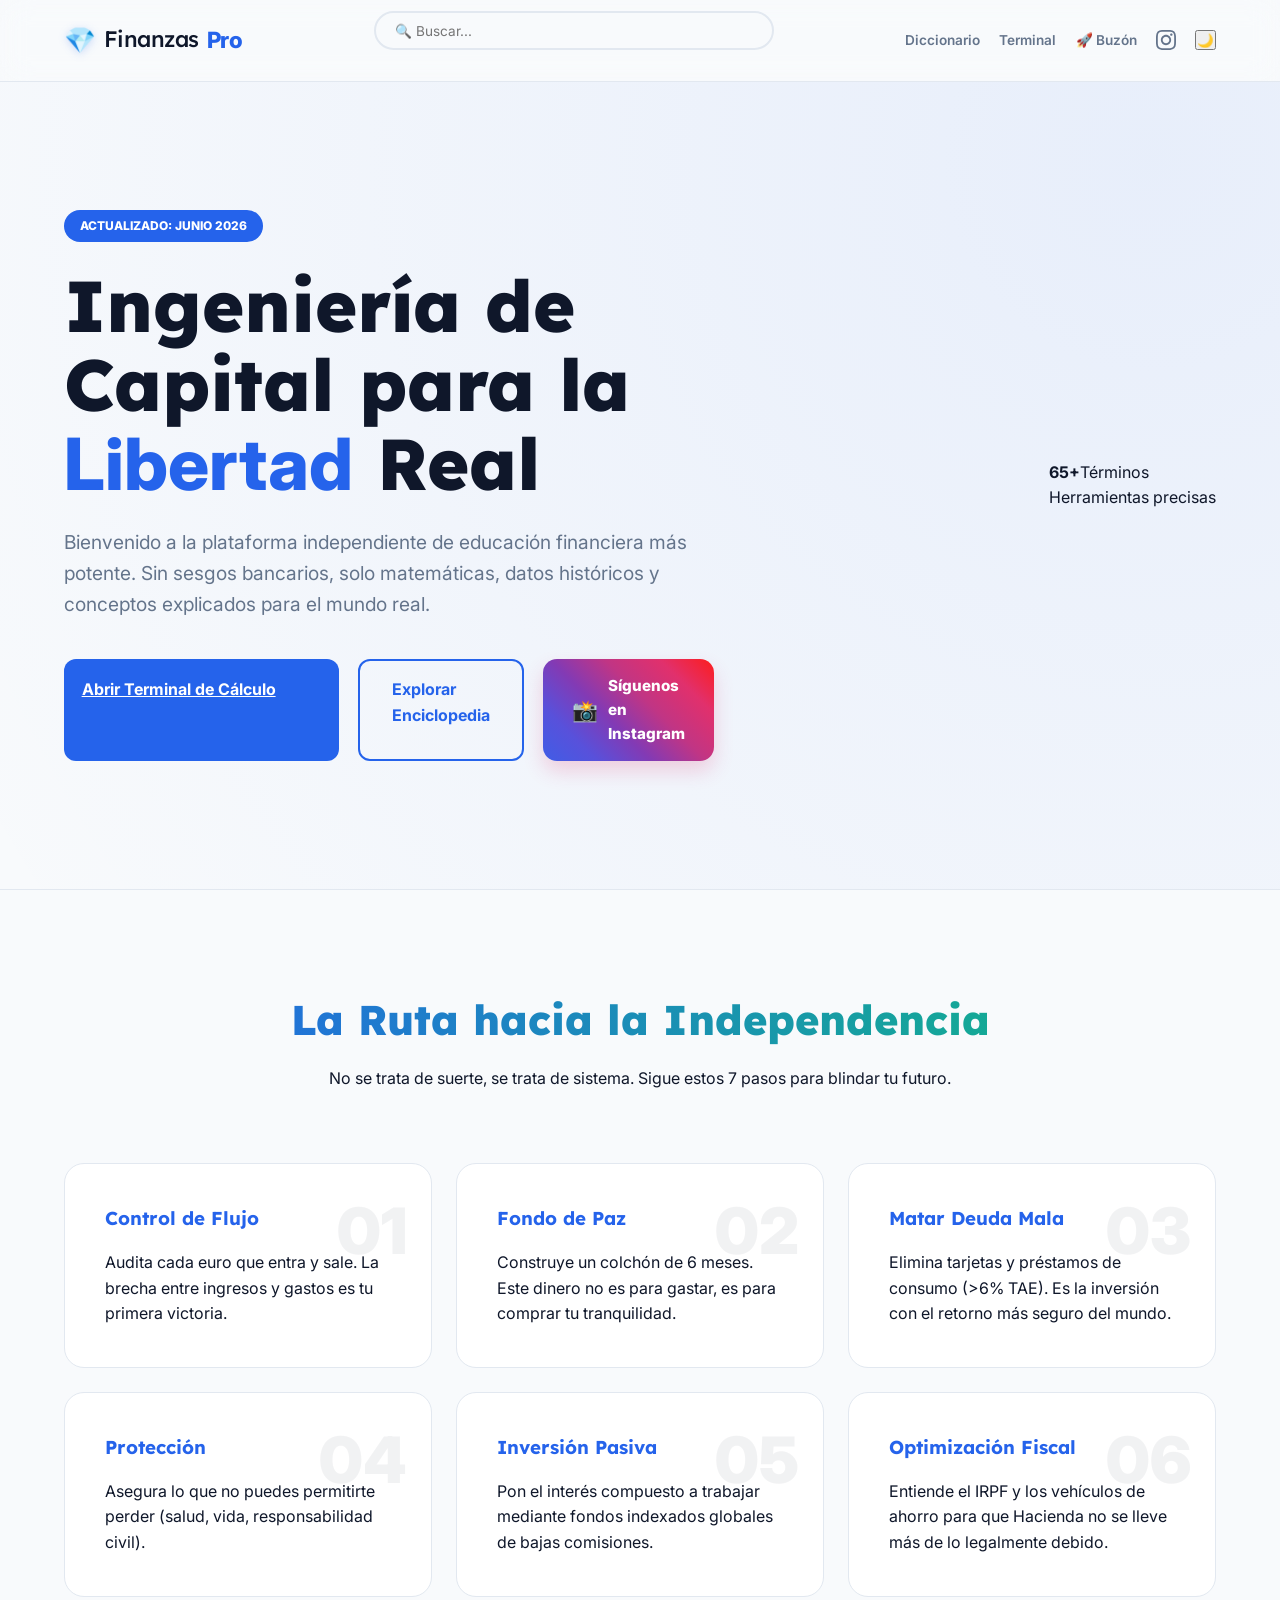
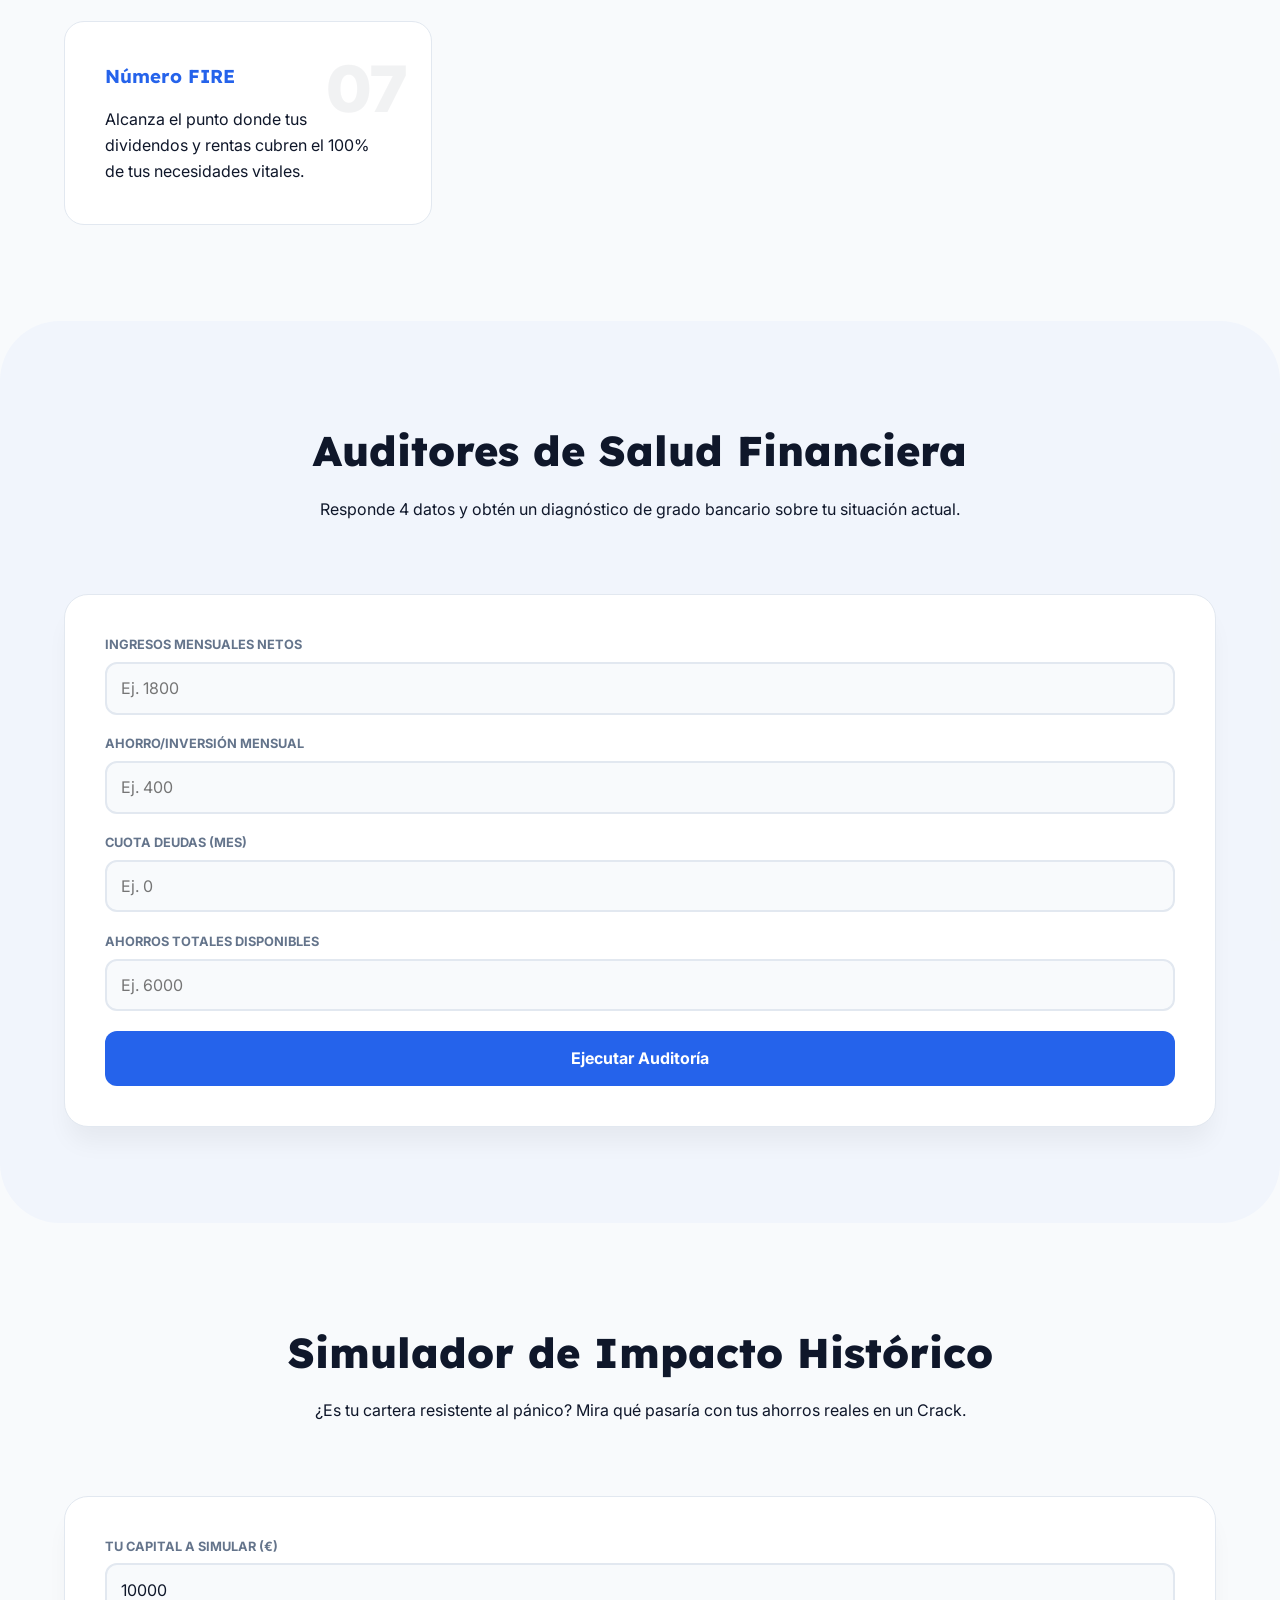
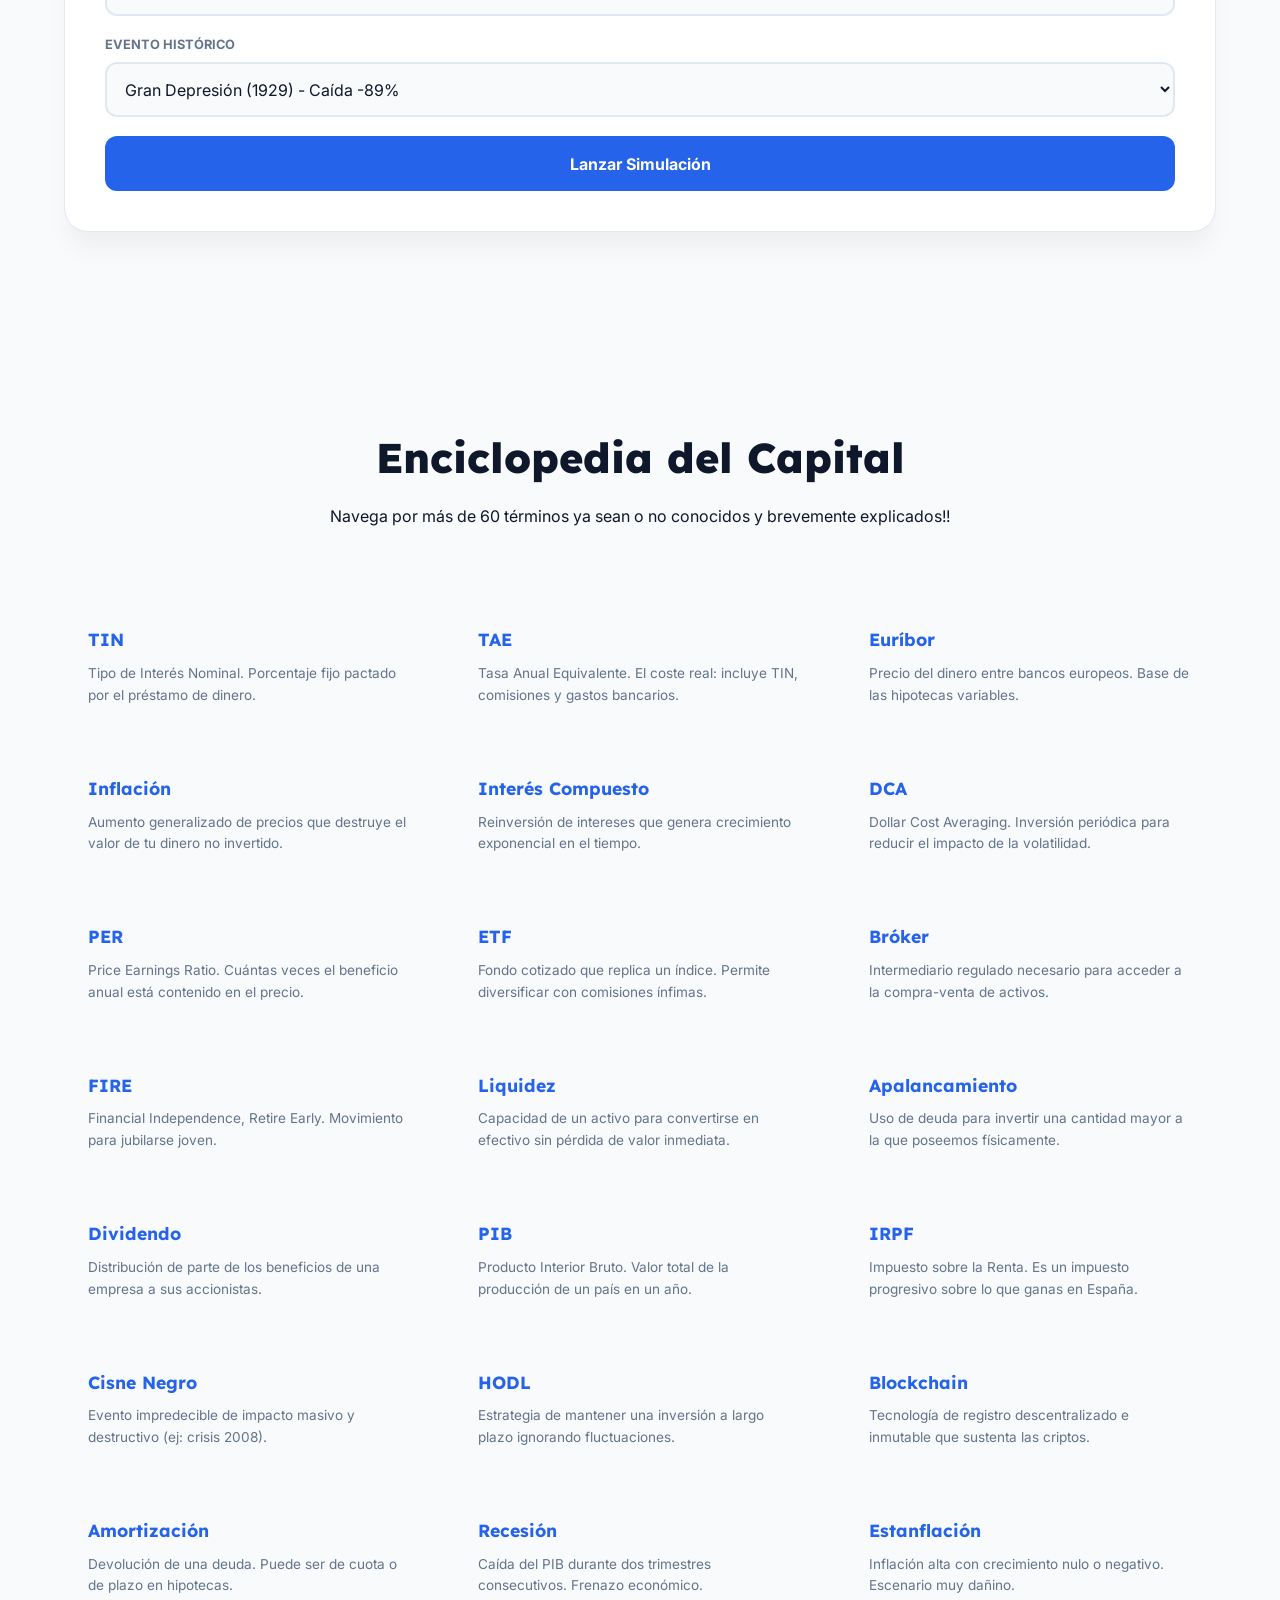
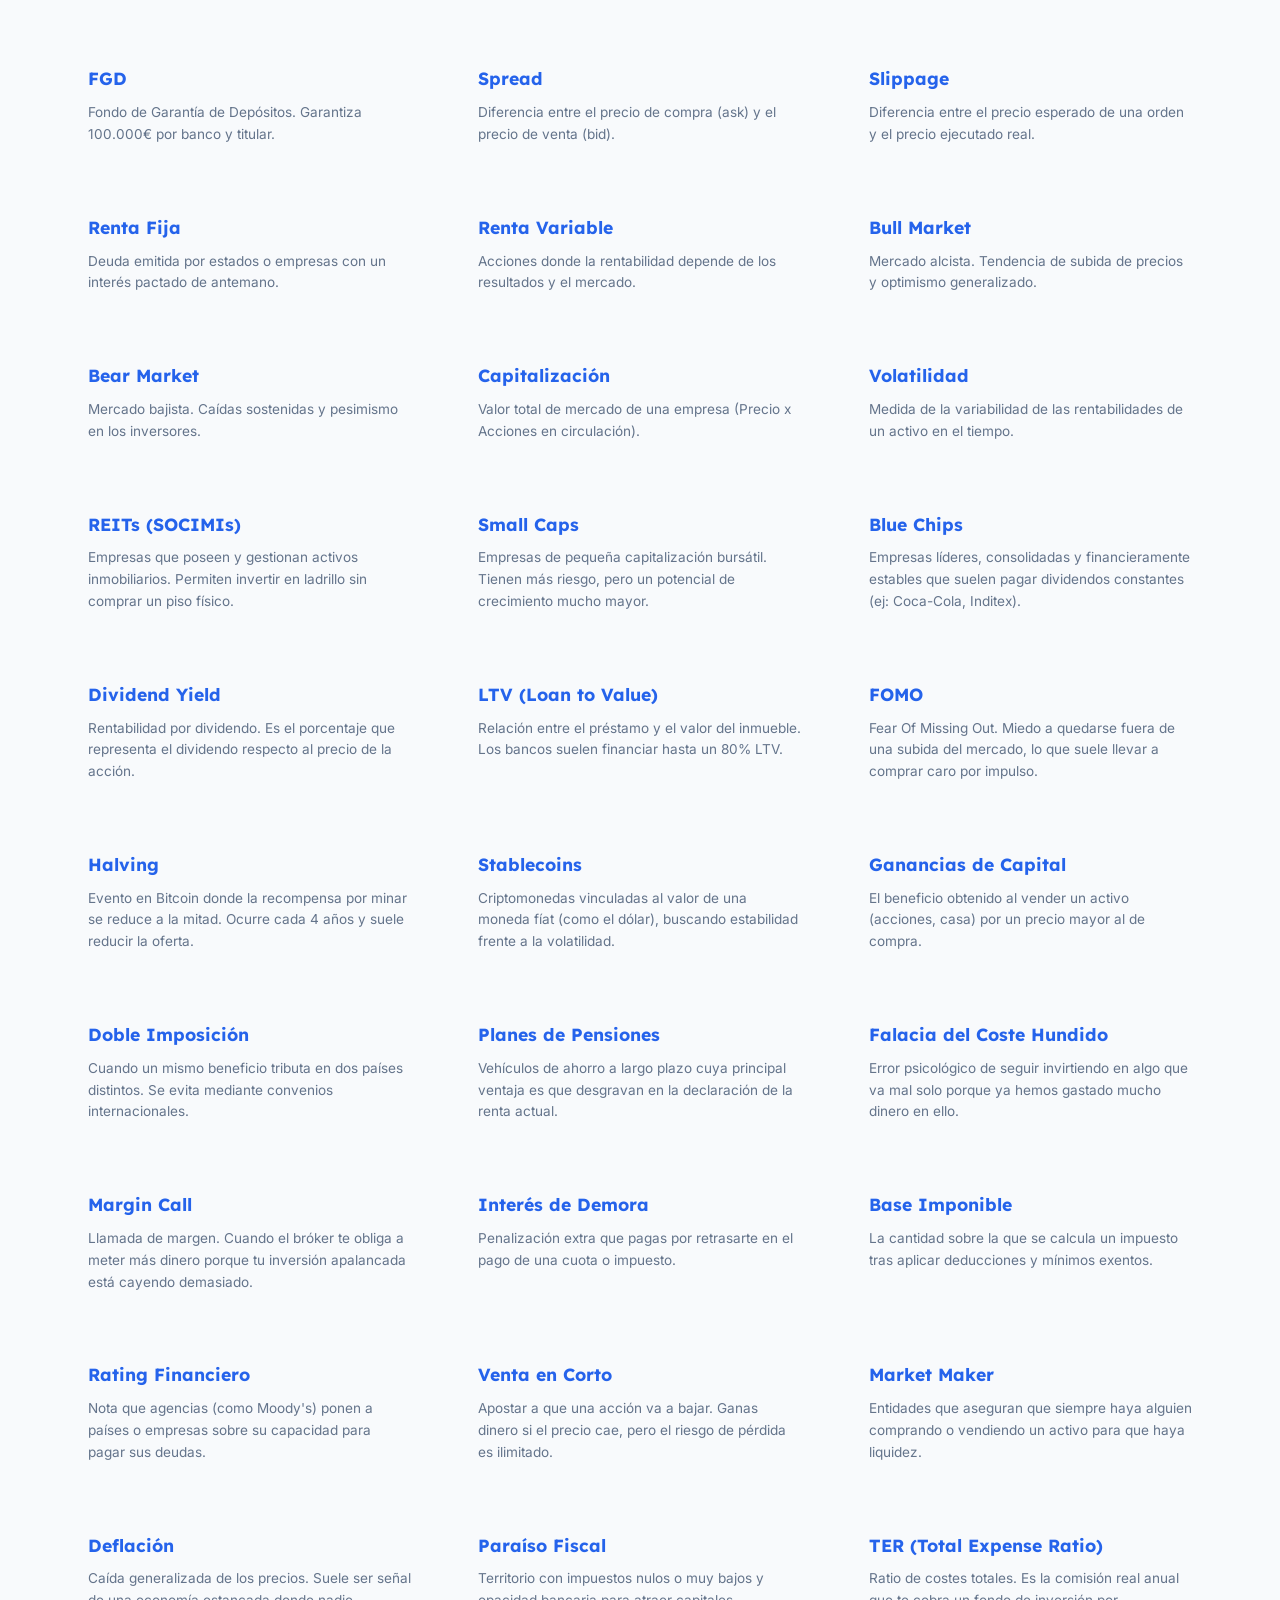
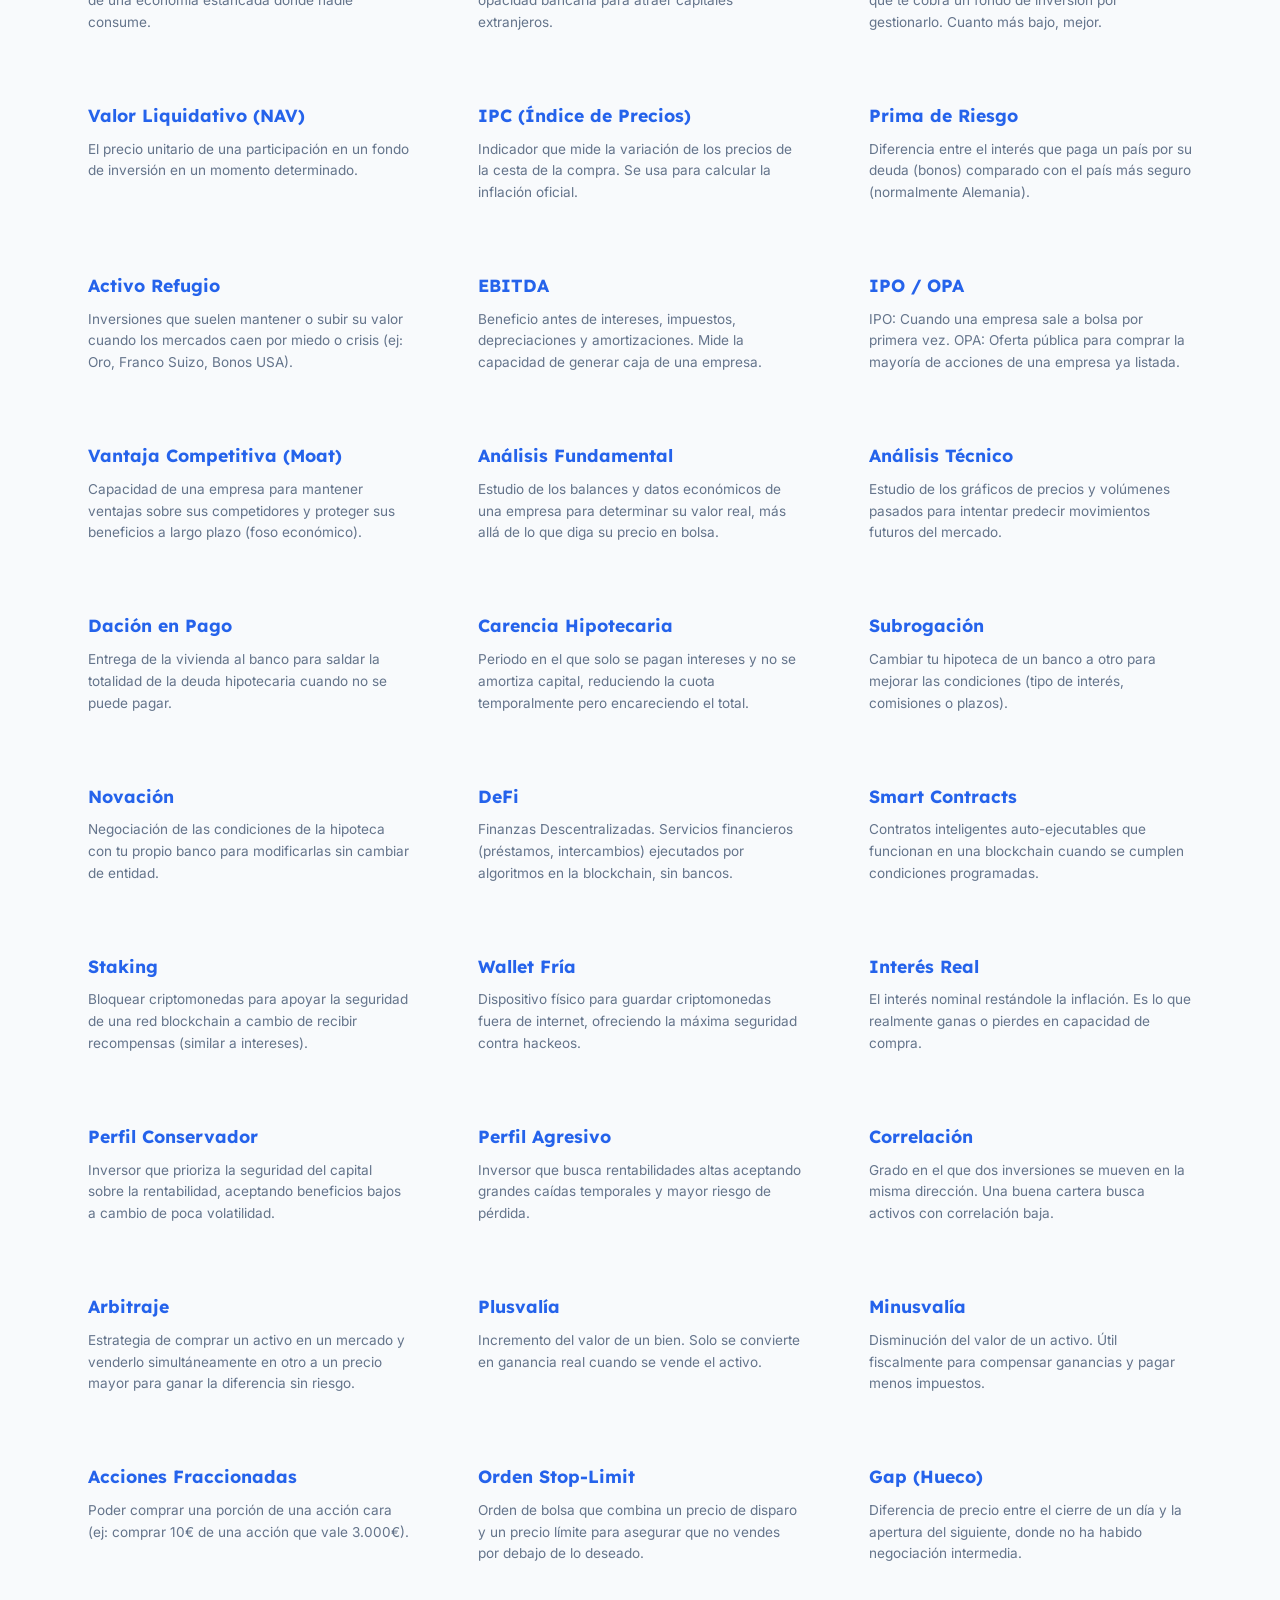
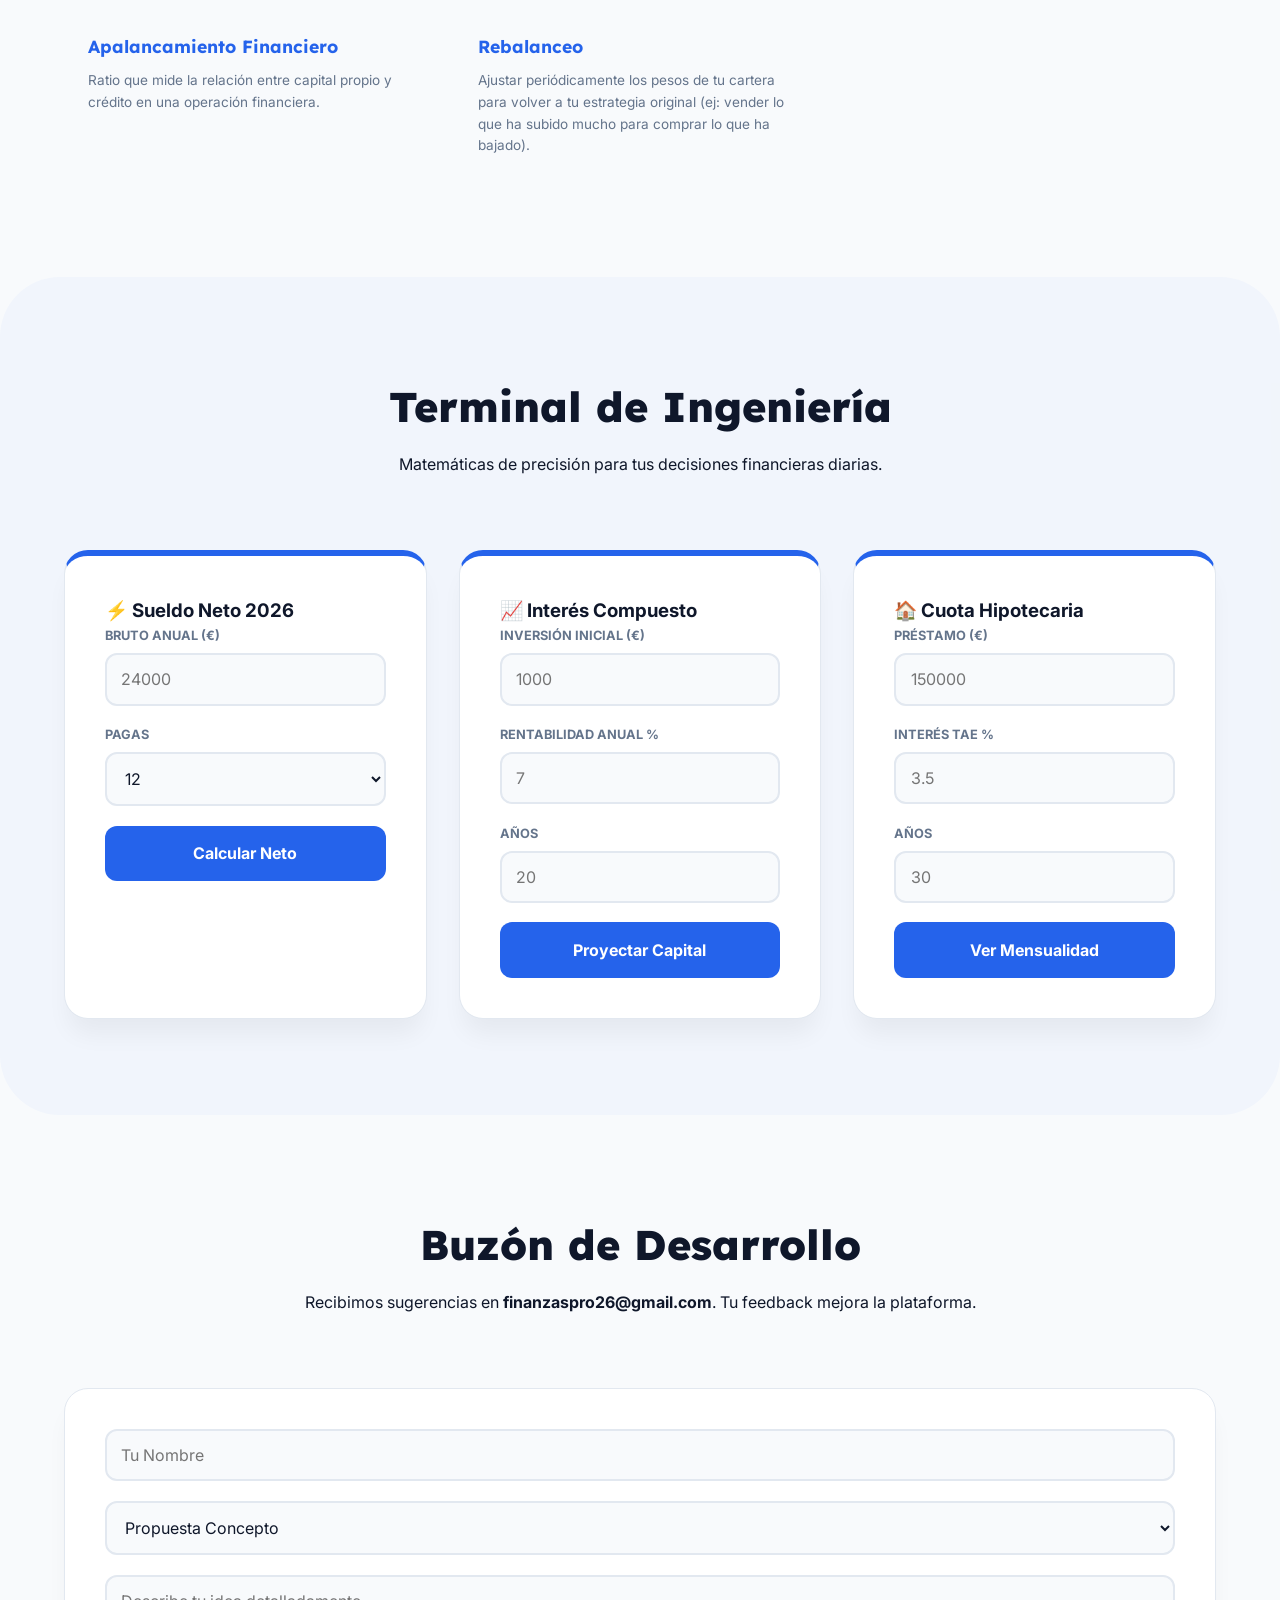
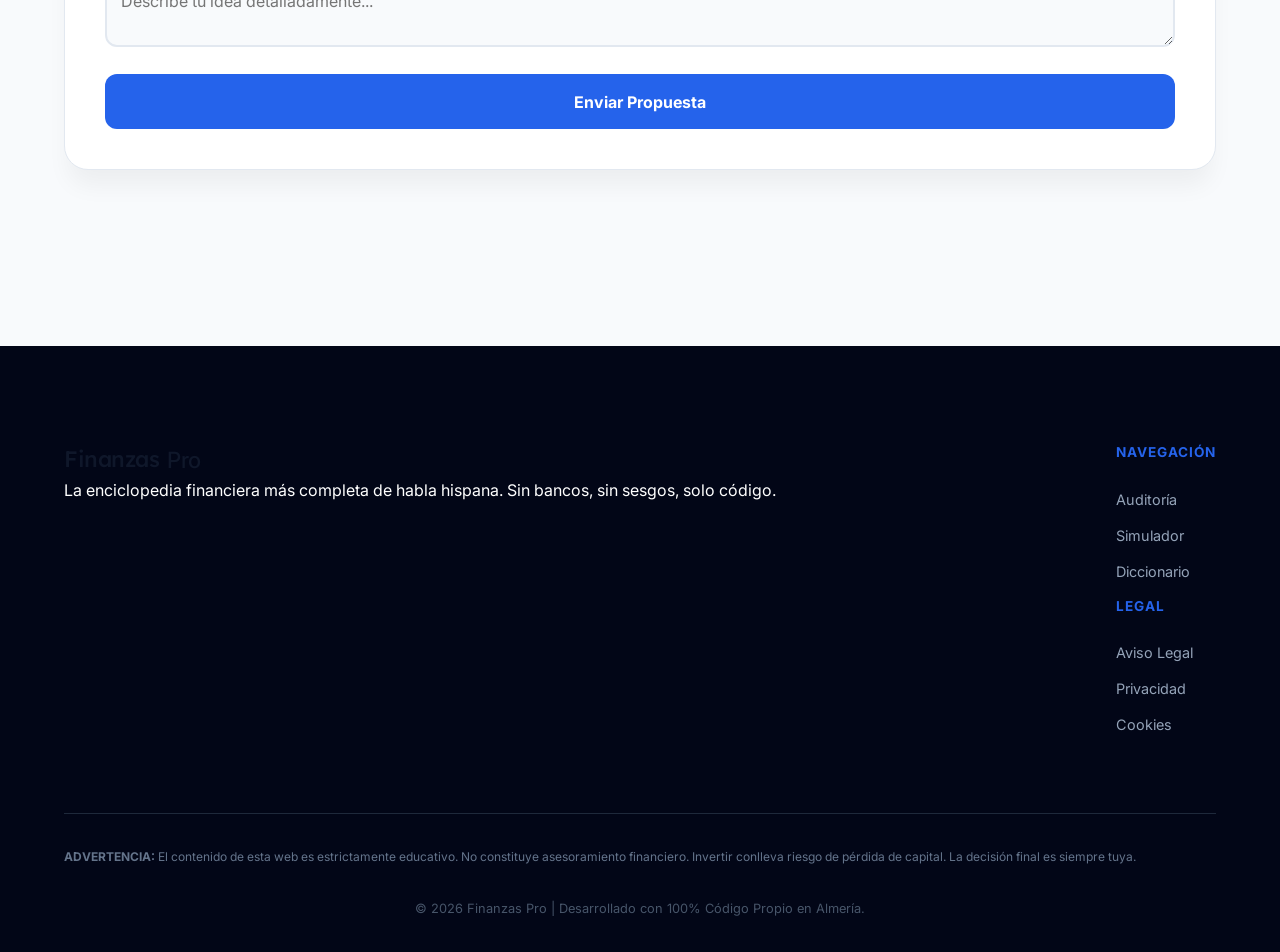
<file: index.html>
<!DOCTYPE html>
<html lang="es">
<head>
    <meta charset="UTF-8">
    <meta name="viewport" content="width=device-width, initial-scale=1.0">
    <meta name="description" content="Finanzas Pro: La enciclopedia financiera líder. Calculadoras de sueldo neto 2026, hipotecas, interés compuesto y simulador de pánico bursátil. Educación para la libertad financiera.">
    <meta name="keywords" content="finanzas personales, libertad financiera, calculadora sueldo neto 2026, euribor hoy, ahorro, inversion, interes compuesto">
    <title>Finanzas Pro | Enciclopedia Maestra y Terminal de Ingeniería Financiera</title>
    
    <link rel="preconnect" href="https://fonts.googleapis.com">
    <link rel="preconnect" href="https://fonts.gstatic.com" crossorigin>
    <link href="https://fonts.googleapis.com/css2?family=Inter:wght@300;400;500;600;700;800;900&family=Lexend:wght@400;600;700;800&display=swap" rel="stylesheet">
    
    <link rel="stylesheet" href="style.css">

    <script type="application/ld+json">
    {
      "@context": "https://schema.org",
      "@type": "WebPage",
      "name": "Finanzas Pro",
      "description": "Herramientas de cálculo financiero y diccionario masivo de economía.",
      "publisher": {
        "@type": "Organization",
        "name": "Finanzas Pro Team"
      }
    }
    </script>

    <meta property="og:title" content="Finanzas Pro | El Monstruo de las Finanzas">
    <meta property="og:description" content="Domina tu dinero con 65 conceptos y herramientas de precisión.">
    <meta property="og:type" content="website">
    <meta name="theme-color" content="#0F172A">
</head>

	<!-- Google tag (gtag.js) -->
<script async src="https://www.googletagmanager.com/gtag/js?id=G-F44GZMS1EH"></script>
<script>
  window.dataLayer = window.dataLayer || [];
  function gtag(){dataLayer.push(arguments);}
  gtag('js', new Date());

  gtag('config', 'G-F44GZMS1EH');
</script>
	
<body>

    <nav class="glass-nav">
		<div class="nav-container">
			<a href="#" class="logo">
				<span class="logo-icon">💎</span> Finanzas<span class="logo-bold">Pro</span>
			</a>
			
			<div class="search-system">
				<input type="text" id="masterSearch" placeholder="🔍 Buscar..." onkeyup="smartSearch()">
				<div id="search-dropdown" class="search-dropdown"></div>
			</div>

			<button class="menu-btn" id="mobile-menu-btn">☰</button>
			
			<div class="nav-links" id="main-nav">
				<a href="#diccionario">Diccionario</a>
				<a href="#calculadoras">Terminal</a>
				<a href="#contacto">🚀 Buzón</a>
				
				<a href="https://www.instagram.com/estebannvr__" target="_blank" class="nav-insta" title="Síguenos en Instagram">
					<svg viewBox="0 0 24 24" width="20" height="20" fill="currentColor"><path d="M12 2.163c3.204 0 3.584.012 4.85.07 3.252.148 4.771 1.691 4.919 4.919.058 1.265.069 1.645.069 4.849 0 3.205-.012 3.584-.069 4.849-.149 3.225-1.664 4.771-4.919 4.919-1.266.058-1.644.07-4.85.07-3.204 0-3.584-.012-4.849-.07-3.26-.149-4.771-1.699-4.919-4.92-.058-1.265-.07-1.644-.07-4.849 0-3.204.013-3.583.07-4.849.149-3.227 1.664-4.771 4.919-4.919 1.266-.057 1.645-.069 4.849-.069zm0-2.163c-3.259 0-3.667.014-4.947.072-4.358.2-6.78 2.618-6.98 6.98-.059 1.281-.073 1.689-.073 4.948 0 3.259.014 3.668.072 4.948.2 4.358 2.618 6.78 6.98 6.98 1.281.058 1.689.072 4.948.072 3.259 0 3.668-.014 4.948-.072 4.354-.2 6.782-2.618 6.979-6.98.059-1.28.073-1.689.073-4.948 0-3.259-.014-3.667-.072-4.947-.196-4.354-2.617-6.78-6.979-6.98-1.281-.059-1.69-.073-4.949-.073zm0 5.838c-3.403 0-6.162 2.759-6.162 6.162s2.759 6.163 6.162 6.163 6.162-2.759 6.162-6.163-2.759-6.162-6.162-6.162zm0 10.162c-2.209 0-4-1.79-4-4 0-2.209 1.791-4 4-4s4 1.791 4 4c0 2.21-1.791 4-4 4zm6.406-11.845c-.796 0-1.441.645-1.441 1.44s.645 1.44 1.441 1.44c.795 0 1.439-.645 1.439-1.44s-.644-1.44-1.439-1.44z"/></svg>
				</a>

				<button class="theme-toggle" onclick="toggleTheme()" id="theme-icon">🌙</button>
			</div>
		</div>
	</nav>

    <header class="hero">
        <div class="hero-inner">
            <div class="hero-content">
                <span class="badge-pro">Actualizado: Junio 2026</span>
                <h1>Ingeniería de Capital para la <span>Libertad</span> Real</h1>
                <p>Bienvenido a la plataforma independiente de educación financiera más potente. Sin sesgos bancarios, solo matemáticas, datos históricos y conceptos explicados para el mundo real.</p>
                <div class="hero-buttons">
                    <a href="#calculadoras" class="btn-main">Abrir Terminal de Cálculo</a>
                    <a href="#diccionario" class="btn-ghost">Explorar Enciclopedia</a>
					<a href="https://www.instagram.com/estebannvr__" class="btn-insta-top" target="_blank" rel="noopener">
					<span class="insta-icon">📸</span> Síguenos en Instagram </a>
                </div>
            </div>
            <div class="hero-image-placeholder">
                <div class="floating-stats">
                    <div class="stat-card"><strong>65+</strong><span>Términos</span></div>
                    <div class="stat-card"><strong></strong><span>Herramientas precisas</span></div>
                </div>
            </div>
        </div>
    </header>

    <main class="container">

        <section id="roadmap" class="massive-section">
            <div class="section-title">
                <h2 class="grad-text">La Ruta hacia la Independencia</h2>
                <p>No se trata de suerte, se trata de sistema. Sigue estos 7 pasos para blindar tu futuro.</p>
            </div>
            <div class="roadmap-grid">
                <article class="step-card">
                    <span class="step-num">01</span>
                    <h3>Control de Flujo</h3>
                    <p>Audita cada euro que entra y sale. La brecha entre ingresos y gastos es tu primera victoria.</p>
                </article>
                <article class="step-card">
                    <span class="step-num">02</span>
                    <h3>Fondo de Paz</h3>
                    <p>Construye un colchón de 6 meses. Este dinero no es para gastar, es para comprar tu tranquilidad.</p>
                </article>
                <article class="step-card">
                    <span class="step-num">03</span>
                    <h3>Matar Deuda Mala</h3>
                    <p>Elimina tarjetas y préstamos de consumo (>6% TAE). Es la inversión con el retorno más seguro del mundo.</p>
                </article>
                <article class="step-card">
                    <span class="step-num">04</span>
                    <h3>Protección</h3>
                    <p>Asegura lo que no puedes permitirte perder (salud, vida, responsabilidad civil).</p>
                </article>
                <article class="step-card">
                    <span class="step-num">05</span>
                    <h3>Inversión Pasiva</h3>
                    <p>Pon el interés compuesto a trabajar mediante fondos indexados globales de bajas comisiones.</p>
                </article>
                <article class="step-card">
                    <span class="step-num">06</span>
                    <h3>Optimización Fiscal</h3>
                    <p>Entiende el IRPF y los vehículos de ahorro para que Hacienda no se lleve más de lo legalmente debido.</p>
                </article>
                <article class="step-card">
                    <span class="step-num">07</span>
                    <h3>Número FIRE</h3>
                    <p>Alcanza el punto donde tus dividendos y rentas cubren el 100% de tus necesidades vitales.</p>
                </article>
            </div>
        </section>

        <section id="test-salud" class="massive-section bg-card-alt">
            <div class="section-title">
                <h2>Auditores de Salud Financiera</h2>
                <p>Responde 4 datos y obtén un diagnóstico de grado bancario sobre tu situación actual.</p>
            </div>
            <div class="card audit-card">
                <div class="audit-form">
                    <div class="input-pro"><label>Ingresos Mensuales Netos</label><input type="number" id="tIn" placeholder="Ej. 1800"></div>
                    <div class="input-pro"><label>Ahorro/Inversión Mensual</label><input type="number" id="tAh" placeholder="Ej. 400"></div>
                    <div class="input-pro"><label>Cuota Deudas (Mes)</label><input type="number" id="tDe" placeholder="Ej. 0"></div>
                    <div class="input-pro"><label>Ahorros Totales Disponibles</label><input type="number" id="tLi" placeholder="Ej. 6000"></div>
                </div>
                <button class="btn-action" onclick="runFinancialAudit()">Ejecutar Auditoría</button>
                <div id="audit-result" class="audit-response" style="display:none;">
                    <div class="score-box">
                        <div class="score-circle"><span id="resScore">0</span></div>
                        <div class="score-details">
                            <h3 id="resMsg">Análisis Finalizado</h3>
                            <div class="metric-row">Tasa de Ahorro: <strong id="resAh">0%</strong></div>
                            <div class="metric-row">Meses de Supervivencia: <strong id="resLi">0</strong></div>
                        </div>
                    </div>
                </div>
            </div>
        </section>

        <section id="simulador-crisis" class="massive-section">
            <div class="section-title">
                <h2>Simulador de Impacto Histórico</h2>
                <p>¿Es tu cartera resistente al pánico? Mira qué pasaría con tus ahorros reales en un Crack.</p>
            </div>
            <div class="card sim-card">
                <div class="sim-inputs">
                    <div class="input-pro">
                        <label>Tu Capital a Simular (€)</label>
                        <input type="number" id="simMoney" value="10000">
                    </div>
                    <div class="input-pro">
                        <label>Evento Histórico</label>
                        <select id="simType">
                            <option value="crack29">Gran Depresión (1929) - Caída -89%</option>
                            <option value="dotcom">Burbuja Dotcom (2000) - Caída -78%</option>
                            <option value="subprime">Crisis Financiera (2008) - Caída -56%</option>
                            <option value="covid">Pandemia (2020) - Caída -34%</option>
                        </select>
                    </div>
                    <button class="btn-main" onclick="runCrisisSimulation()">Lanzar Simulación</button>
                </div>
                <div id="sim-result" class="sim-box-result" style="display:none;">
                    <div class="res-highlight">
                        <span>Tu dinero en el punto más bajo:</span>
                        <strong id="out-money-lost">0 €</strong>
                    </div>
                    <p id="out-lesson" class="lesson-text"></p>
                </div>
            </div>
        </section>

        <section id="diccionario" class="massive-section">
            <div class="section-title">
                <h2>Enciclopedia del Capital</h2>
                <p>Navega por más de 60 términos ya sean o no conocidos y brevemente explicados!!</p>
            </div>
            <div class="dicc-grid" id="main-diccionario">
                <article class="concept-card" id="tin"><h3>TIN</h3><p>Tipo de Interés Nominal. Porcentaje fijo pactado por el préstamo de dinero.</p></article>
                <article class="concept-card" id="tae"><h3>TAE</h3><p>Tasa Anual Equivalente. El coste real: incluye TIN, comisiones y gastos bancarios.</p></article>
                <article class="concept-card" id="euribor"><h3>Euríbor</h3><p>Precio del dinero entre bancos europeos. Base de las hipotecas variables.</p></article>
                <article class="concept-card" id="inflacion"><h3>Inflación</h3><p>Aumento generalizado de precios que destruye el valor de tu dinero no invertido.</p></article>
                <article class="concept-card" id="interes-compuesto"><h3>Interés Compuesto</h3><p>Reinversión de intereses que genera crecimiento exponencial en el tiempo.</p></article>
                <article class="concept-card" id="dca"><h3>DCA</h3><p>Dollar Cost Averaging. Inversión periódica para reducir el impacto de la volatilidad.</p></article>
                <article class="concept-card" id="per"><h3>PER</h3><p>Price Earnings Ratio. Cuántas veces el beneficio anual está contenido en el precio.</p></article>
                <article class="concept-card" id="etf"><h3>ETF</h3><p>Fondo cotizado que replica un índice. Permite diversificar con comisiones ínfimas.</p></article>
                <article class="concept-card" id="broker"><h3>Bróker</h3><p>Intermediario regulado necesario para acceder a la compra-venta de activos.</p></article>
                <article class="concept-card" id="fire"><h3>FIRE</h3><p>Financial Independence, Retire Early. Movimiento para jubilarse joven.</p></article>
                <article class="concept-card" id="liquidez"><h3>Liquidez</h3><p>Capacidad de un activo para convertirse en efectivo sin pérdida de valor inmediata.</p></article>
                <article class="concept-card" id="apalancamiento"><h3>Apalancamiento</h3><p>Uso de deuda para invertir una cantidad mayor a la que poseemos físicamente.</p></article>
                <article class="concept-card" id="dividendo"><h3>Dividendo</h3><p>Distribución de parte de los beneficios de una empresa a sus accionistas.</p></article>
                <article class="concept-card" id="pib"><h3>PIB</h3><p>Producto Interior Bruto. Valor total de la producción de un país en un año.</p></article>
                <article class="concept-card" id="irpf"><h3>IRPF</h3><p>Impuesto sobre la Renta. Es un impuesto progresivo sobre lo que ganas en España.</p></article>
                <article class="concept-card" id="cisne-negro"><h3>Cisne Negro</h3><p>Evento impredecible de impacto masivo y destructivo (ej: crisis 2008).</p></article>
                <article class="concept-card" id="hodl"><h3>HODL</h3><p>Estrategia de mantener una inversión a largo plazo ignorando fluctuaciones.</p></article>
                <article class="concept-card" id="blockchain"><h3>Blockchain</h3><p>Tecnología de registro descentralizado e inmutable que sustenta las criptos.</p></article>
                <article class="concept-card" id="amortizacion"><h3>Amortización</h3><p>Devolución de una deuda. Puede ser de cuota o de plazo en hipotecas.</p></article>
                <article class="concept-card" id="recision"><h3>Recesión</h3><p>Caída del PIB durante dos trimestres consecutivos. Frenazo económico.</p></article>
                <article class="concept-card" id="estanflacion"><h3>Estanflación</h3><p>Inflación alta con crecimiento nulo o negativo. Escenario muy dañino.</p></article>
                <article class="concept-card" id="fgd"><h3>FGD</h3><p>Fondo de Garantía de Depósitos. Garantiza 100.000€ por banco y titular.</p></article>
                <article class="concept-card" id="spread"><h3>Spread</h3><p>Diferencia entre el precio de compra (ask) y el precio de venta (bid).</p></article>
                <article class="concept-card" id="slippage"><h3>Slippage</h3><p>Diferencia entre el precio esperado de una orden y el precio ejecutado real.</p></article>
                <article class="concept-card" id="renta-fija"><h3>Renta Fija</h3><p>Deuda emitida por estados o empresas con un interés pactado de antemano.</p></article>
                <article class="concept-card" id="renta-variable"><h3>Renta Variable</h3><p>Acciones donde la rentabilidad depende de los resultados y el mercado.</p></article>
                <article class="concept-card" id="bull-market"><h3>Bull Market</h3><p>Mercado alcista. Tendencia de subida de precios y optimismo generalizado.</p></article>
                <article class="concept-card" id="bear-market"><h3>Bear Market</h3><p>Mercado bajista. Caídas sostenidas y pesimismo en los inversores.</p></article>
                <article class="concept-card" id="capitalizacion"><h3>Capitalización</h3><p>Valor total de mercado de una empresa (Precio x Acciones en circulación).</p></article>
                <article class="concept-card" id="volatilidad"><h3>Volatilidad</h3><p>Medida de la variabilidad de las rentabilidades de un activo en el tiempo.</p></article>
				<article class="concept-card" id="reits"><h3>REITs (SOCIMIs)</h3><p>Empresas que poseen y gestionan activos inmobiliarios. Permiten invertir en ladrillo sin comprar un piso físico.</p></article>
				<article class="concept-card" id="small-caps"><h3>Small Caps</h3><p>Empresas de pequeña capitalización bursátil. Tienen más riesgo, pero un potencial de crecimiento mucho mayor.</p></article>
				<article class="concept-card" id="blue-chips"><h3>Blue Chips</h3><p>Empresas líderes, consolidadas y financieramente estables que suelen pagar dividendos constantes (ej: Coca-Cola, Inditex).</p></article>
				<article class="concept-card" id="dividend-yield"><h3>Dividend Yield</h3><p>Rentabilidad por dividendo. Es el porcentaje que representa el dividendo respecto al precio de la acción.</p></article>
				<article class="concept-card" id="ltv"><h3>LTV (Loan to Value)</h3><p>Relación entre el préstamo y el valor del inmueble. Los bancos suelen financiar hasta un 80% LTV.</p></article>
				<article class="concept-card" id="fomo"><h3>FOMO</h3><p>Fear Of Missing Out. Miedo a quedarse fuera de una subida del mercado, lo que suele llevar a comprar caro por impulso.</p></article>
				<article class="concept-card" id="halving"><h3>Halving</h3><p>Evento en Bitcoin donde la recompensa por minar se reduce a la mitad. Ocurre cada 4 años y suele reducir la oferta.</p></article>
				<article class="concept-card" id="stablecoins"><h3>Stablecoins</h3><p>Criptomonedas vinculadas al valor de una moneda fíat (como el dólar), buscando estabilidad frente a la volatilidad.</p></article>
				<article class="concept-card" id="capital-gains"><h3>Ganancias de Capital</h3><p>El beneficio obtenido al vender un activo (acciones, casa) por un precio mayor al de compra.</p></article>
				<article class="concept-card" id="doble-imposicion"><h3>Doble Imposición</h3><p>Cuando un mismo beneficio tributa en dos países distintos. Se evita mediante convenios internacionales.</p></article>
				<article class="concept-card" id="pensiones"><h3>Planes de Pensiones</h3><p>Vehículos de ahorro a largo plazo cuya principal ventaja es que desgravan en la declaración de la renta actual.</p></article>
				<article class="concept-card" id="coste-hundido"><h3>Falacia del Coste Hundido</h3><p>Error psicológico de seguir invirtiendo en algo que va mal solo porque ya hemos gastado mucho dinero en ello.</p></article>
				<article class="concept-card" id="margin-call"><h3>Margin Call</h3><p>Llamada de margen. Cuando el bróker te obliga a meter más dinero porque tu inversión apalancada está cayendo demasiado.</p></article>
				<article class="concept-card" id="interes-demora"><h3>Interés de Demora</h3><p>Penalización extra que pagas por retrasarte en el pago de una cuota o impuesto.</p></article>
				<article class="concept-card" id="base-imponible"><h3>Base Imponible</h3><p>La cantidad sobre la que se calcula un impuesto tras aplicar deducciones y mínimos exentos.</p></article>
				<article class="concept-card" id="rating"><h3>Rating Financiero</h3><p>Nota que agencias (como Moody's) ponen a países o empresas sobre su capacidad para pagar sus deudas.</p></article>
				<article class="concept-card" id="short-selling"><h3>Venta en Corto</h3><p>Apostar a que una acción va a bajar. Ganas dinero si el precio cae, pero el riesgo de pérdida es ilimitado.</p></article>
				<article class="concept-card" id="market-maker"><h3>Market Maker</h3><p>Entidades que aseguran que siempre haya alguien comprando o vendiendo un activo para que haya liquidez.</p></article>
				<article class="concept-card" id="deflacion"><h3>Deflación</h3><p>Caída generalizada de los precios. Suele ser señal de una economía estancada donde nadie consume.</p></article>
				<article class="concept-card" id="paraiso-fiscal"><h3>Paraíso Fiscal</h3><p>Territorio con impuestos nulos o muy bajos y opacidad bancaria para atraer capitales extranjeros.</p></article>
				<article class="concept-card" id="ter"><h3>TER (Total Expense Ratio)</h3><p>Ratio de costes totales. Es la comisión real anual que te cobra un fondo de inversión por gestionarlo. Cuanto más bajo, mejor.</p></article>
				<article class="concept-card" id="nav"><h3>Valor Liquidativo (NAV)</h3><p>El precio unitario de una participación en un fondo de inversión en un momento determinado.</p></article>
				<article class="concept-card" id="ipc"><h3>IPC (Índice de Precios)</h3><p>Indicador que mide la variación de los precios de la cesta de la compra. Se usa para calcular la inflación oficial.</p></article>
				<article class="concept-card" id="prima-riesgo"><h3>Prima de Riesgo</h3><p>Diferencia entre el interés que paga un país por su deuda (bonos) comparado con el país más seguro (normalmente Alemania).</p></article>
				<article class="concept-card" id="activo-refugio"><h3>Activo Refugio</h3><p>Inversiones que suelen mantener o subir su valor cuando los mercados caen por miedo o crisis (ej: Oro, Franco Suizo, Bonos USA).</p></article>
				<article class="concept-card" id="ebitda"><h3>EBITDA</h3><p>Beneficio antes de intereses, impuestos, depreciaciones y amortizaciones. Mide la capacidad de generar caja de una empresa.</p></article>
				<article class="concept-card" id="ipo-opa"><h3>IPO / OPA</h3><p>IPO: Cuando una empresa sale a bolsa por primera vez. OPA: Oferta pública para comprar la mayoría de acciones de una empresa ya listada.</p></article>
				<article class="concept-card" id="moat"><h3>Vantaja Competitiva (Moat)</h3><p>Capacidad de una empresa para mantener ventajas sobre sus competidores y proteger sus beneficios a largo plazo (foso económico).</p></article>
				<article class="concept-card" id="analisis-fundamental"><h3>Análisis Fundamental</h3><p>Estudio de los balances y datos económicos de una empresa para determinar su valor real, más allá de lo que diga su precio en bolsa.</p></article>
				<article class="concept-card" id="analisis-tecnico"><h3>Análisis Técnico</h3><p>Estudio de los gráficos de precios y volúmenes pasados para intentar predecir movimientos futuros del mercado.</p></article>
				<article class="concept-card" id="dacion-pago"><h3>Dación en Pago</h3><p>Entrega de la vivienda al banco para saldar la totalidad de la deuda hipotecaria cuando no se puede pagar.</p></article>
				<article class="concept-card" id="carencia"><h3>Carencia Hipotecaria</h3><p>Periodo en el que solo se pagan intereses y no se amortiza capital, reduciendo la cuota temporalmente pero encareciendo el total.</p></article>
				<article class="concept-card" id="subrogacion"><h3>Subrogación</h3><p>Cambiar tu hipoteca de un banco a otro para mejorar las condiciones (tipo de interés, comisiones o plazos).</p></article>
				<article class="concept-card" id="novacion"><h3>Novación</h3><p>Negociación de las condiciones de la hipoteca con tu propio banco para modificarlas sin cambiar de entidad.</p></article>
				<article class="concept-card" id="defi"><h3>DeFi</h3><p>Finanzas Descentralizadas. Servicios financieros (préstamos, intercambios) ejecutados por algoritmos en la blockchain, sin bancos.</p></article>
				<article class="concept-card" id="smart-contracts"><h3>Smart Contracts</h3><p>Contratos inteligentes auto-ejecutables que funcionan en una blockchain cuando se cumplen condiciones programadas.</p></article>
				<article class="concept-card" id="staking"><h3>Staking</h3><p>Bloquear criptomonedas para apoyar la seguridad de una red blockchain a cambio de recibir recompensas (similar a intereses).</p></article>
				<article class="concept-card" id="wallet-fria"><h3>Wallet Fría</h3><p>Dispositivo físico para guardar criptomonedas fuera de internet, ofreciendo la máxima seguridad contra hackeos.</p></article>
				<article class="concept-card" id="interes-real"><h3>Interés Real</h3><p>El interés nominal restándole la inflación. Es lo que realmente ganas o pierdes en capacidad de compra.</p></article>
				<article class="concept-card" id="perfil-conservador"><h3>Perfil Conservador</h3><p>Inversor que prioriza la seguridad del capital sobre la rentabilidad, aceptando beneficios bajos a cambio de poca volatilidad.</p></article>
				<article class="concept-card" id="perfil-agresivo"><h3>Perfil Agresivo</h3><p>Inversor que busca rentabilidades altas aceptando grandes caídas temporales y mayor riesgo de pérdida.</p></article>
				<article class="concept-card" id="correlacion"><h3>Correlación</h3><p>Grado en el que dos inversiones se mueven en la misma dirección. Una buena cartera busca activos con correlación baja.</p></article>
				<article class="concept-card" id="arbitraje"><h3>Arbitraje</h3><p>Estrategia de comprar un activo en un mercado y venderlo simultáneamente en otro a un precio mayor para ganar la diferencia sin riesgo.</p></article>
				<article class="concept-card" id="plusvalia"><h3>Plusvalía</h3><p>Incremento del valor de un bien. Solo se convierte en ganancia real cuando se vende el activo.</p></article>
				<article class="concept-card" id="minusvalia"><h3>Minusvalía</h3><p>Disminución del valor de un activo. Útil fiscalmente para compensar ganancias y pagar menos impuestos.</p></article>
				<article class="concept-card" id="acciones-fraccionadas"><h3>Acciones Fraccionadas</h3><p>Poder comprar una porción de una acción cara (ej: comprar 10€ de una acción que vale 3.000€).</p></article>
				<article class="concept-card" id="stop-limit"><h3>Orden Stop-Limit</h3><p>Orden de bolsa que combina un precio de disparo y un precio límite para asegurar que no vendes por debajo de lo deseado.</p></article>
				<article class="concept-card" id="gap-mercado"><h3>Gap (Hueco)</h3><p>Diferencia de precio entre el cierre de un día y la apertura del siguiente, donde no ha habido negociación intermedia.</p></article>
				<article class="concept-card" id="apalancamiento-financiero"><h3>Apalancamiento Financiero</h3><p>Ratio que mide la relación entre capital propio y crédito en una operación financiera.</p></article>
				<article class="concept-card" id="rebalanceo"><h3>Rebalanceo</h3><p>Ajustar periódicamente los pesos de tu cartera para volver a tu estrategia original (ej: vender lo que ha subido mucho para comprar lo que ha bajado).</p></article>
                </div>
        </section>

        <section id="calculadoras" class="massive-section bg-card-alt">
            <div class="section-title">
                <h2>Terminal de Ingeniería</h2>
                <p>Matemáticas de precisión para tus decisiones financieras diarias.</p>
            </div>
            <div class="grid-tools">
                <div class="card tool-box">
                    <h3>⚡ Sueldo Neto 2026</h3>
                    <label>Bruto Anual (€)</label>
                    <input type="number" id="bruto" placeholder="24000">
                    <label>Pagas</label>
                    <select id="pagas"><option value="12">12</option><option value="14">14</option></select>
                    <button class="btn-calc" onclick="uiSueldo()">Calcular Neto</button>
                    <div id="res-sueldo" class="mini-res"></div>
                </div>
                <div class="card tool-box">
                    <h3>📈 Interés Compuesto</h3>
                    <label>Inversión Inicial (€)</label>
                    <input type="number" id="capComp" placeholder="1000">
                    <label>Rentabilidad Anual %</label>
                    <input type="number" id="intComp" placeholder="7">
                    <label>Años</label>
                    <input type="number" id="anosComp" placeholder="20">
                    <button class="btn-calc" onclick="uiCompuesto()">Proyectar Capital</button>
                    <div id="res-compuesto" class="mini-res"></div>
                </div>
                <div class="card tool-box">
                    <h3>🏠 Cuota Hipotecaria</h3>
                    <label>Préstamo (€)</label>
                    <input type="number" id="hCap" placeholder="150000">
                    <label>Interés TAE %</label>
                    <input type="number" id="hInt" placeholder="3.5">
                    <label>Años</label>
                    <input type="number" id="hYears" placeholder="30">
                    <button class="btn-calc" onclick="uiHipoteca()">Ver Mensualidad</button>
                    <div id="res-hipoteca" class="mini-res"></div>
                </div>
            </div>
        </section>

       <section id="contacto" class="massive-section">
            <div class="section-title">
                <h2>Buzón de Desarrollo</h2>
                <p>Recibimos sugerencias en <strong>finanzaspro26@gmail.com</strong>. Tu feedback mejora la plataforma.</p>
            </div>
            <div class="card contact-card">
                <form id="proForm" onsubmit="handleContact(event)">
                    <div class="form-grid">
                        <input type="text" name="Nombre" placeholder="Tu Nombre" required>
                        <select name="Motivo"><option>Propuesta Concepto</option><option>Nueva Herramienta</option><option>Reportar Error</option></select>
                    </div>
                    <textarea name="Mensaje" placeholder="Describe tu idea detalladamente..." required></textarea>
                    <button type="submit" class="btn-action" id="btn-submit-contact">Enviar Propuesta</button>
                    <p id="success-mail" class="success-msg" style="display:none;">✅ Mensaje enviado. Te contactaremos pronto.</p>
                </form>
            </div>
        </section>

    </main>

    <footer class="pro-footer">
        <div class="footer-top">
            <div class="footer-brand">
                <div class="logo">Finanzas<span>Pro</span></div>
                <p>La enciclopedia financiera más completa de habla hispana. Sin bancos, sin sesgos, solo código.</p>
            </div>
            <div class="footer-links">
                <div class="link-col">
                    <h4>Navegación</h4>
                    <a href="#test-salud">Auditoría</a>
                    <a href="#simulador-crisis">Simulador</a>
                    <a href="#diccionario">Diccionario</a>
                </div>
                <div class="link-col">
                    <h4>Legal</h4>
                    <a href="aviso-legal.html">Aviso Legal</a>
                    <a href="privacidad.html">Privacidad</a>
                    <a href="cookies.html">Cookies</a>
                </div>
            </div>
        </div>
        <div class="disclaimer-area">
            <strong>ADVERTENCIA:</strong> El contenido de esta web es estrictamente educativo. No constituye asesoramiento financiero. Invertir conlleva riesgo de pérdida de capital. La decisión final es siempre tuya.
        </div>
        <div class="footer-bottom">
            &copy; 2026 Finanzas Pro | Desarrollado con 100% Código Propio en Almería.
        </div>
    </footer>

    <script src="script.js"></script>	
</body>
</html>
</file>
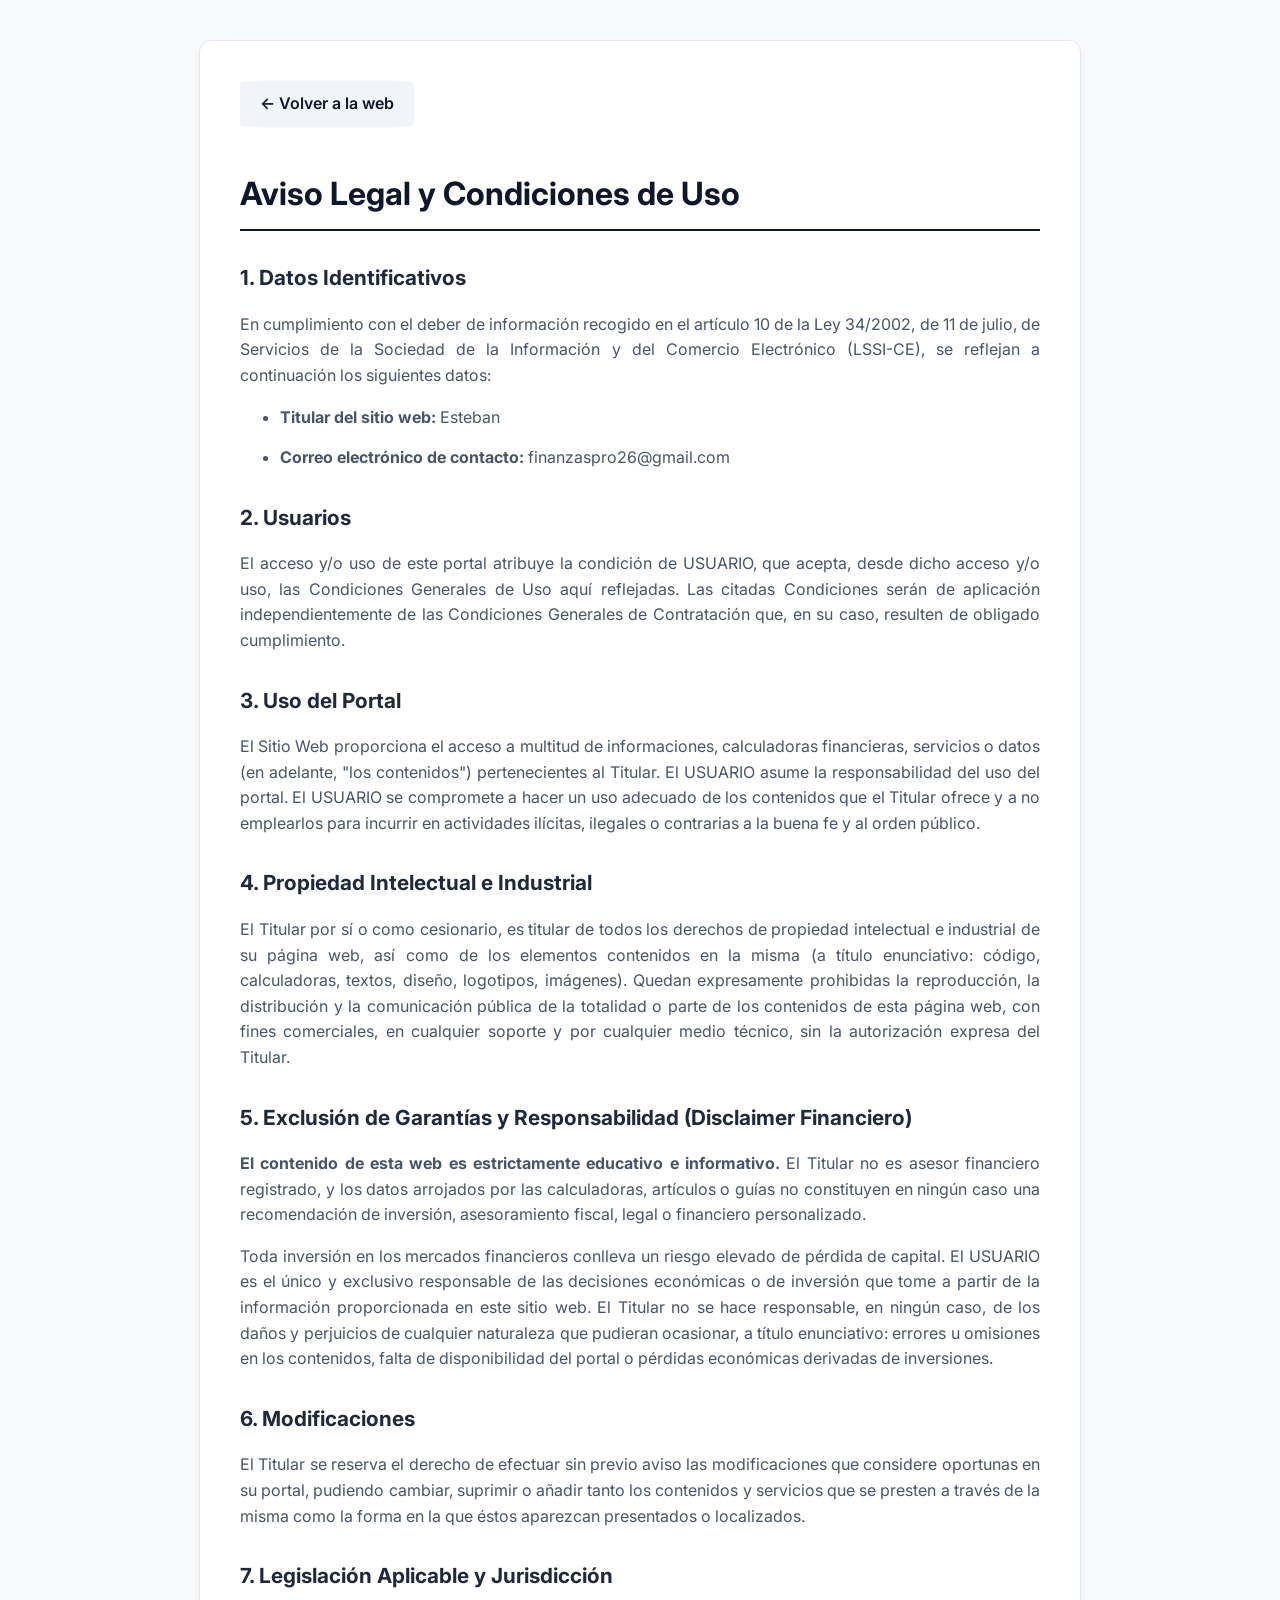
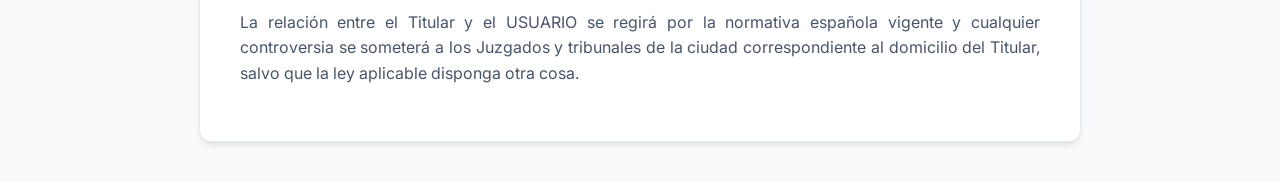
<file: aviso-legal.html>
<!DOCTYPE html>
<html lang="es">
<head>
    <meta charset="UTF-8">
    <meta name="viewport" content="width=device-width, initial-scale=1.0">
    <title>Aviso Legal | Finanzas Pro</title>
    <link href="https://fonts.googleapis.com/css2?family=Inter:wght@300;400;600;700&display=swap" rel="stylesheet">
    <style>
        body { font-family: 'Inter', sans-serif; background-color: #f8fafc; color: #334155; line-height: 1.6; margin: 0; padding: 0; }
        .legal-container { max-width: 800px; margin: 40px auto; background: white; padding: 40px; border-radius: 12px; box-shadow: 0 4px 6px -1px rgba(0,0,0,0.1); border: 1px solid #e2e8f0; }
        h1 { color: #0f172a; margin-bottom: 20px; font-size: 2rem; border-bottom: 2px solid #0f172a; padding-bottom: 10px; }
        h2 { color: #1e293b; margin-top: 30px; font-size: 1.3rem; }
        p, li { margin-bottom: 15px; color: #475569; text-align: justify; }
        .back-btn { display: inline-block; margin-bottom: 20px; background: #f1f5f9; color: #0f172a; padding: 10px 20px; text-decoration: none; border-radius: 6px; font-weight: 600; }
        .back-btn:hover { background: #e2e8f0; }
    </style>
</head>
<body>
    <div class="legal-container">
        <a href="index.html" class="back-btn">← Volver a la web</a>
        
        <h1>Aviso Legal y Condiciones de Uso</h1>

        <h2>1. Datos Identificativos</h2>
        <p>En cumplimiento con el deber de información recogido en el artículo 10 de la Ley 34/2002, de 11 de julio, de Servicios de la Sociedad de la Información y del Comercio Electrónico (LSSI-CE), se reflejan a continuación los siguientes datos:</p>
        <ul>
            <li><strong>Titular del sitio web:</strong> Esteban </li>
            <li><strong>Correo electrónico de contacto:</strong> finanzaspro26@gmail.com </li>
        </ul>

        <h2>2. Usuarios</h2>
        <p>El acceso y/o uso de este portal atribuye la condición de USUARIO, que acepta, desde dicho acceso y/o uso, las Condiciones Generales de Uso aquí reflejadas. Las citadas Condiciones serán de aplicación independientemente de las Condiciones Generales de Contratación que, en su caso, resulten de obligado cumplimiento.</p>

        <h2>3. Uso del Portal</h2>
        <p>El Sitio Web proporciona el acceso a multitud de informaciones, calculadoras financieras, servicios o datos (en adelante, "los contenidos") pertenecientes al Titular. El USUARIO asume la responsabilidad del uso del portal. El USUARIO se compromete a hacer un uso adecuado de los contenidos que el Titular ofrece y a no emplearlos para incurrir en actividades ilícitas, ilegales o contrarias a la buena fe y al orden público.</p>

        <h2>4. Propiedad Intelectual e Industrial</h2>
        <p>El Titular por sí o como cesionario, es titular de todos los derechos de propiedad intelectual e industrial de su página web, así como de los elementos contenidos en la misma (a título enunciativo: código, calculadoras, textos, diseño, logotipos, imágenes). Quedan expresamente prohibidas la reproducción, la distribución y la comunicación pública de la totalidad o parte de los contenidos de esta página web, con fines comerciales, en cualquier soporte y por cualquier medio técnico, sin la autorización expresa del Titular.</p>

        <h2>5. Exclusión de Garantías y Responsabilidad (Disclaimer Financiero)</h2>
        <p><strong>El contenido de esta web es estrictamente educativo e informativo.</strong> El Titular no es asesor financiero registrado, y los datos arrojados por las calculadoras, artículos o guías no constituyen en ningún caso una recomendación de inversión, asesoramiento fiscal, legal o financiero personalizado.</p>
        <p>Toda inversión en los mercados financieros conlleva un riesgo elevado de pérdida de capital. El USUARIO es el único y exclusivo responsable de las decisiones económicas o de inversión que tome a partir de la información proporcionada en este sitio web. El Titular no se hace responsable, en ningún caso, de los daños y perjuicios de cualquier naturaleza que pudieran ocasionar, a título enunciativo: errores u omisiones en los contenidos, falta de disponibilidad del portal o pérdidas económicas derivadas de inversiones.</p>

        <h2>6. Modificaciones</h2>
        <p>El Titular se reserva el derecho de efectuar sin previo aviso las modificaciones que considere oportunas en su portal, pudiendo cambiar, suprimir o añadir tanto los contenidos y servicios que se presten a través de la misma como la forma en la que éstos aparezcan presentados o localizados.</p>

        <h2>7. Legislación Aplicable y Jurisdicción</h2>
        <p>La relación entre el Titular y el USUARIO se regirá por la normativa española vigente y cualquier controversia se someterá a los Juzgados y tribunales de la ciudad correspondiente al domicilio del Titular, salvo que la ley aplicable disponga otra cosa.</p>
    </div>
</body>
</html>
</file>
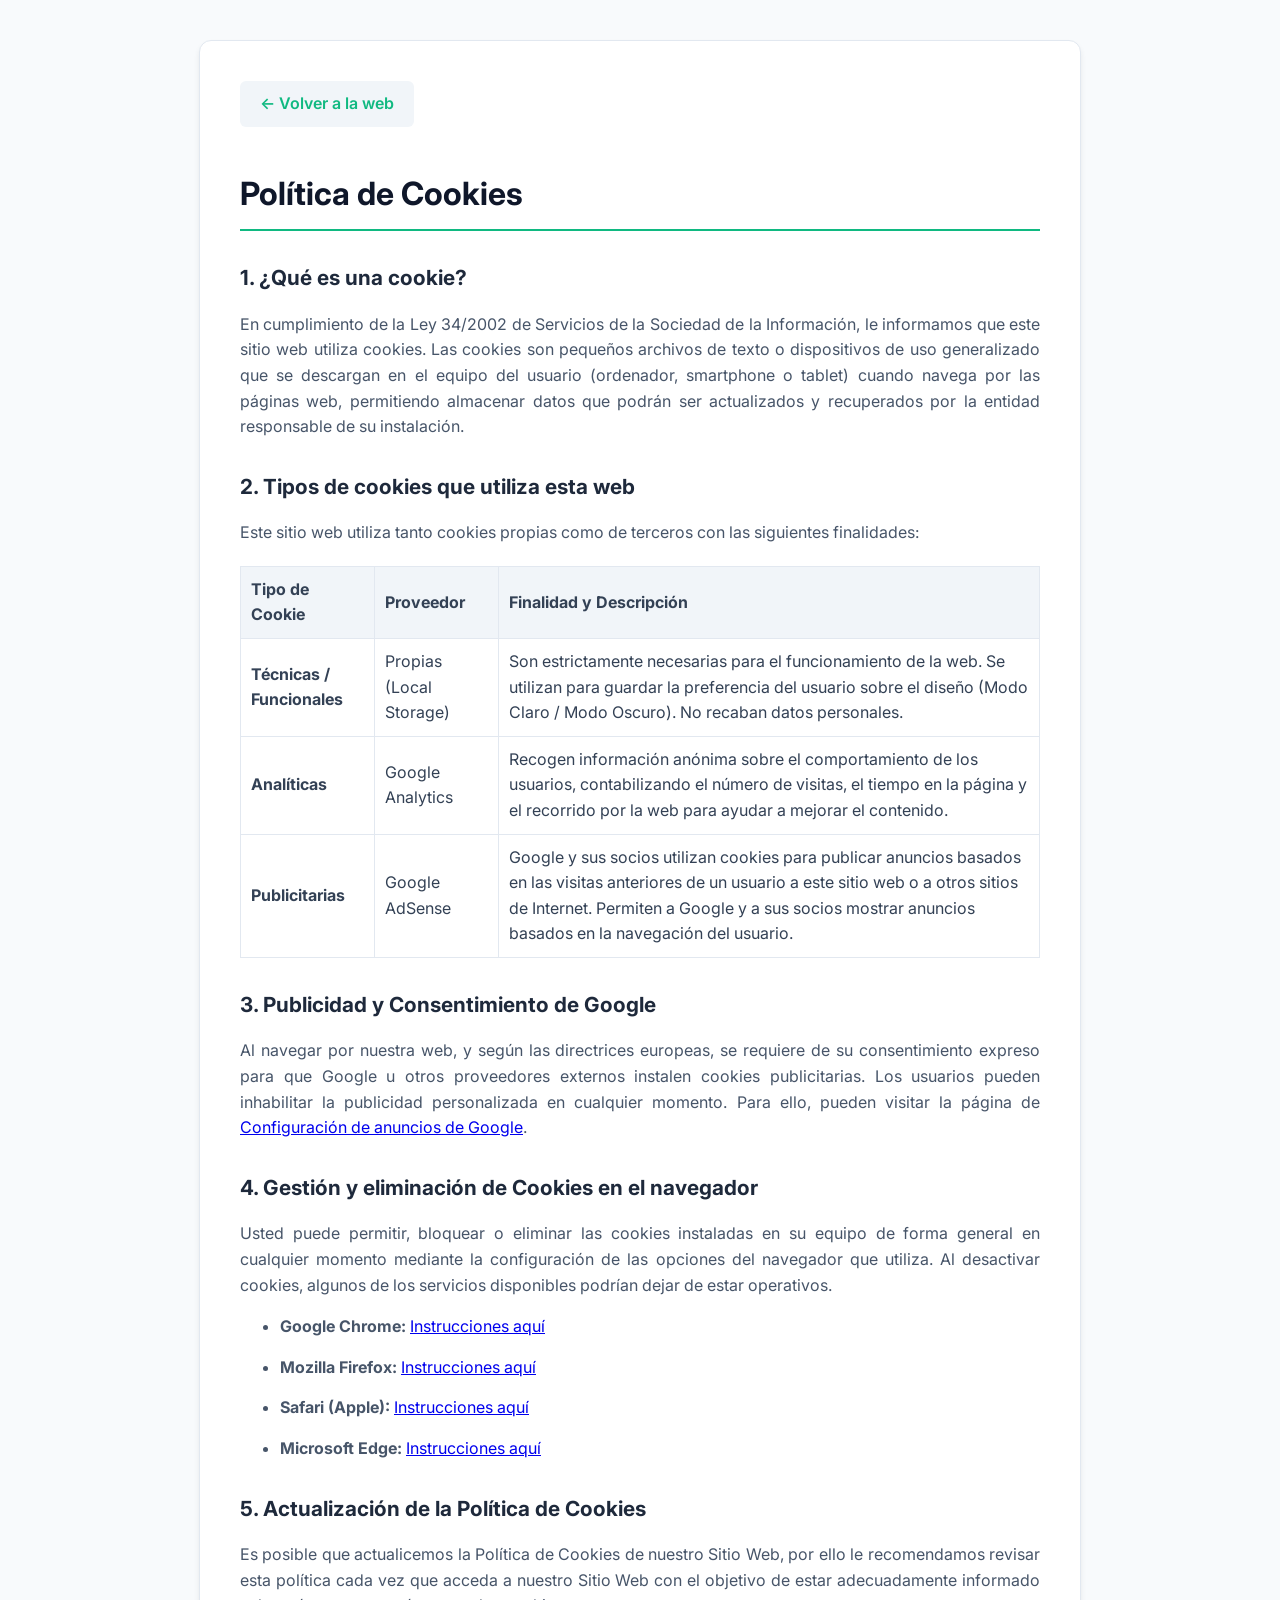
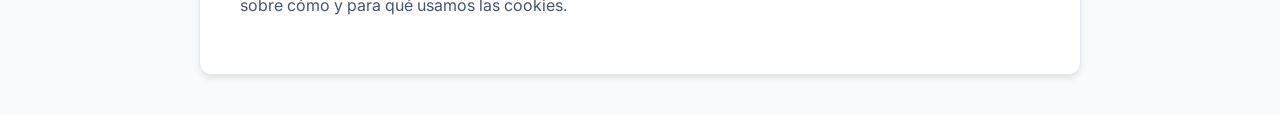
<file: cookies.html>
<!DOCTYPE html>
<html lang="es">
<head>
    <meta charset="UTF-8">
    <meta name="viewport" content="width=device-width, initial-scale=1.0">
    <title>Política de Cookies | Finanzas Pro</title>
    <link href="https://fonts.googleapis.com/css2?family=Inter:wght@300;400;600;700&display=swap" rel="stylesheet">
    <style>
        body { font-family: 'Inter', sans-serif; background-color: #f8fafc; color: #334155; line-height: 1.6; margin: 0; padding: 0; }
        .legal-container { max-width: 800px; margin: 40px auto; background: white; padding: 40px; border-radius: 12px; box-shadow: 0 4px 6px -1px rgba(0,0,0,0.1); border: 1px solid #e2e8f0; }
        h1 { color: #0f172a; margin-bottom: 20px; font-size: 2rem; border-bottom: 2px solid #10b981; padding-bottom: 10px; }
        h2 { color: #1e293b; margin-top: 30px; font-size: 1.3rem; }
        p, li { margin-bottom: 15px; color: #475569; text-align: justify;}
        .back-btn { display: inline-block; margin-bottom: 20px; background: #f1f5f9; color: #10b981; padding: 10px 20px; text-decoration: none; border-radius: 6px; font-weight: 600; }
        .back-btn:hover { background: #e2e8f0; }
        table { width: 100%; border-collapse: collapse; margin-top: 20px; margin-bottom: 20px;}
        th, td { border: 1px solid #e2e8f0; padding: 10px; text-align: left; }
        th { background-color: #f1f5f9; }
    </style>
</head>
<body>
    <div class="legal-container">
        <a href="index.html" class="back-btn">← Volver a la web</a>
        
        <h1>Política de Cookies</h1>

        <h2>1. ¿Qué es una cookie?</h2>
        <p>En cumplimiento de la Ley 34/2002 de Servicios de la Sociedad de la Información, le informamos que este sitio web utiliza cookies. Las cookies son pequeños archivos de texto o dispositivos de uso generalizado que se descargan en el equipo del usuario (ordenador, smartphone o tablet) cuando navega por las páginas web, permitiendo almacenar datos que podrán ser actualizados y recuperados por la entidad responsable de su instalación.</p>

        <h2>2. Tipos de cookies que utiliza esta web</h2>
        <p>Este sitio web utiliza tanto cookies propias como de terceros con las siguientes finalidades:</p>
        
        <table>
            <tr>
                <th>Tipo de Cookie</th>
                <th>Proveedor</th>
                <th>Finalidad y Descripción</th>
            </tr>
            <tr>
                <td><strong>Técnicas / Funcionales</strong></td>
                <td>Propias (Local Storage)</td>
                <td>Son estrictamente necesarias para el funcionamiento de la web. Se utilizan para guardar la preferencia del usuario sobre el diseño (Modo Claro / Modo Oscuro). No recaban datos personales.</td>
            </tr>
            <tr>
                <td><strong>Analíticas</strong></td>
                <td>Google Analytics</td>
                <td>Recogen información anónima sobre el comportamiento de los usuarios, contabilizando el número de visitas, el tiempo en la página y el recorrido por la web para ayudar a mejorar el contenido.</td>
            </tr>
            <tr>
                <td><strong>Publicitarias</strong></td>
                <td>Google AdSense</td>
                <td>Google y sus socios utilizan cookies para publicar anuncios basados en las visitas anteriores de un usuario a este sitio web o a otros sitios de Internet. Permiten a Google y a sus socios mostrar anuncios basados en la navegación del usuario.</td>
            </tr>
        </table>

        <h2>3. Publicidad y Consentimiento de Google</h2>
        <p>Al navegar por nuestra web, y según las directrices europeas, se requiere de su consentimiento expreso para que Google u otros proveedores externos instalen cookies publicitarias. Los usuarios pueden inhabilitar la publicidad personalizada en cualquier momento. Para ello, pueden visitar la página de <a href="https://myadcenter.google.com/" target="_blank" rel="noopener">Configuración de anuncios de Google</a>.</p>

        <h2>4. Gestión y eliminación de Cookies en el navegador</h2>
        <p>Usted puede permitir, bloquear o eliminar las cookies instaladas en su equipo de forma general en cualquier momento mediante la configuración de las opciones del navegador que utiliza. Al desactivar cookies, algunos de los servicios disponibles podrían dejar de estar operativos.</p>
        <ul>
            <li><strong>Google Chrome:</strong> <a href="https://support.google.com/chrome/answer/95647?hl=es" target="_blank" rel="noopener">Instrucciones aquí</a></li>
            <li><strong>Mozilla Firefox:</strong> <a href="https://support.mozilla.org/es/kb/habilitar-y-deshabilitar-cookies-sitios-web" target="_blank" rel="noopener">Instrucciones aquí</a></li>
            <li><strong>Safari (Apple):</strong> <a href="https://support.apple.com/es-es/guide/safari/sfri11471/mac" target="_blank" rel="noopener">Instrucciones aquí</a></li>
            <li><strong>Microsoft Edge:</strong> <a href="https://support.microsoft.com/es-es/windows/eliminar-y-administrar-cookies-168dab11-0753-043d-7c16-ede5947fc64d" target="_blank" rel="noopener">Instrucciones aquí</a></li>
        </ul>

        <h2>5. Actualización de la Política de Cookies</h2>
        <p>Es posible que actualicemos la Política de Cookies de nuestro Sitio Web, por ello le recomendamos revisar esta política cada vez que acceda a nuestro Sitio Web con el objetivo de estar adecuadamente informado sobre cómo y para qué usamos las cookies.</p>
    </div>
</body>
</html>
</file>
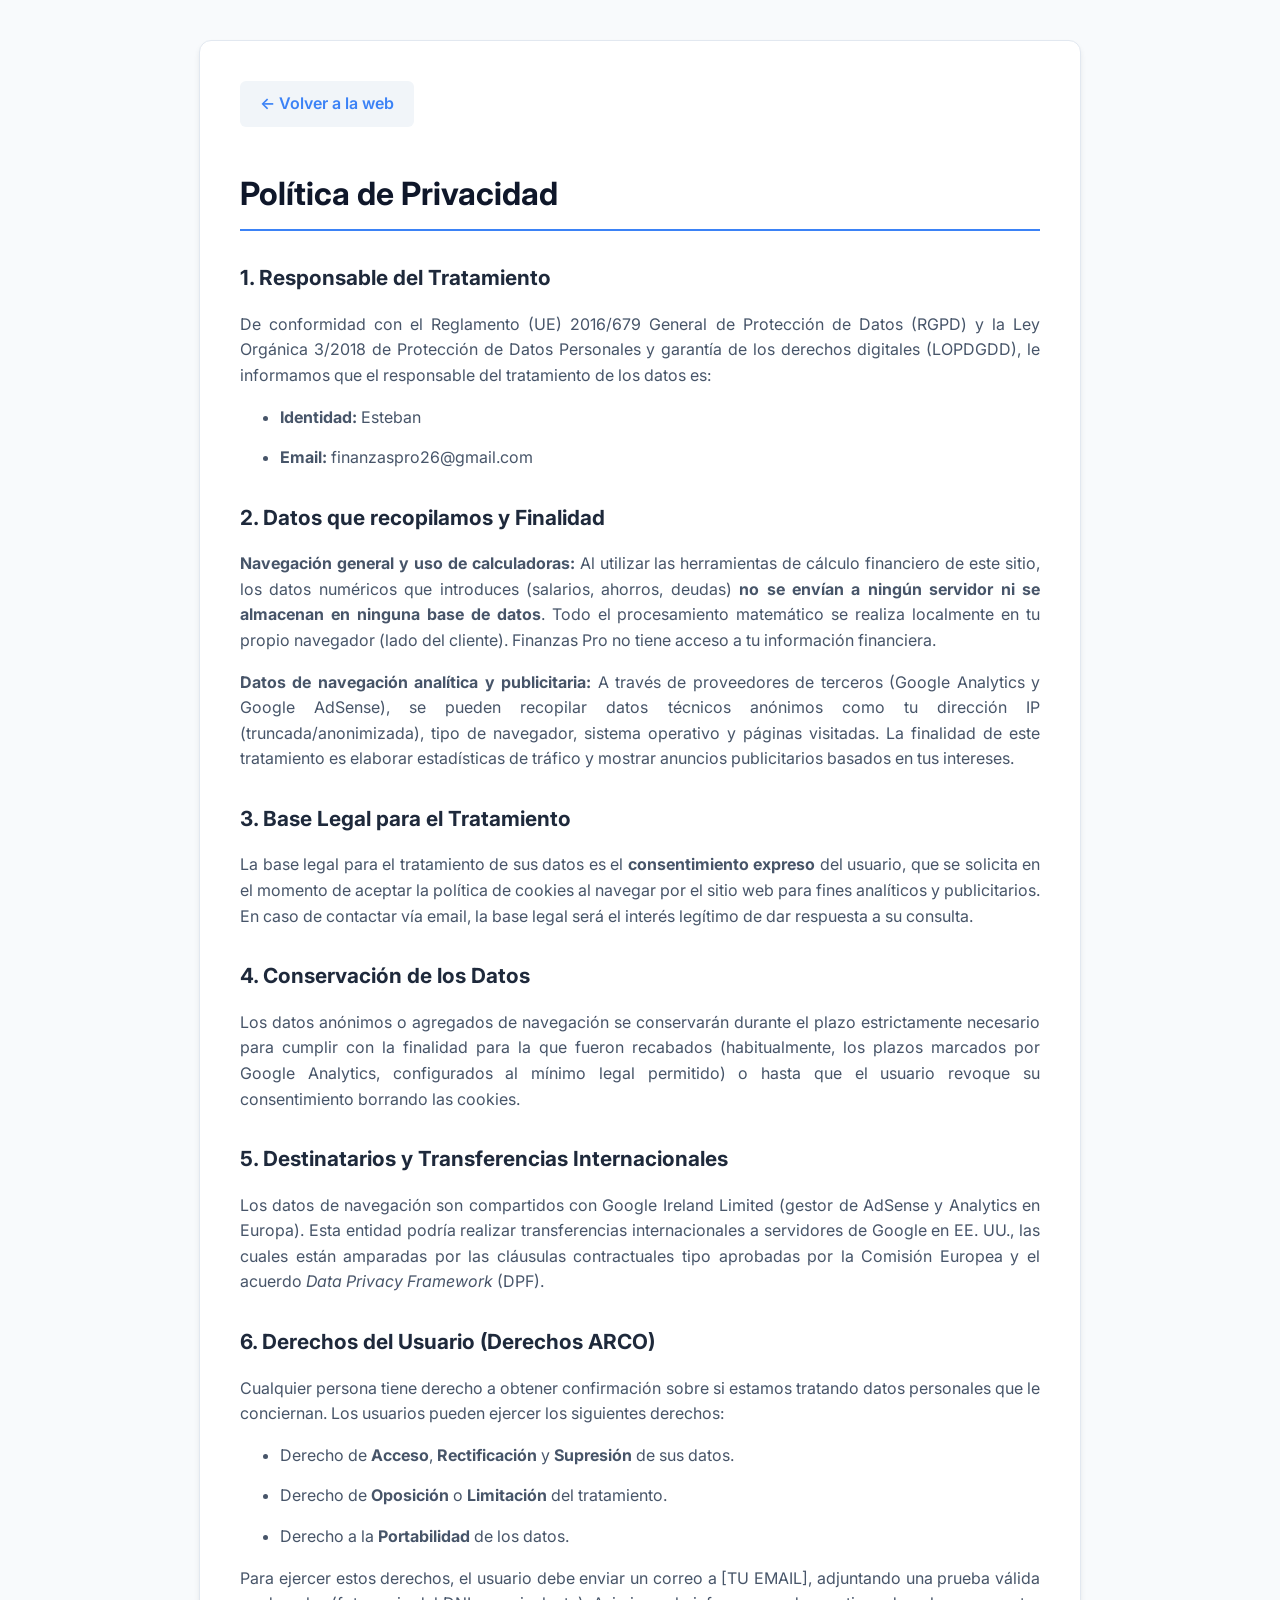
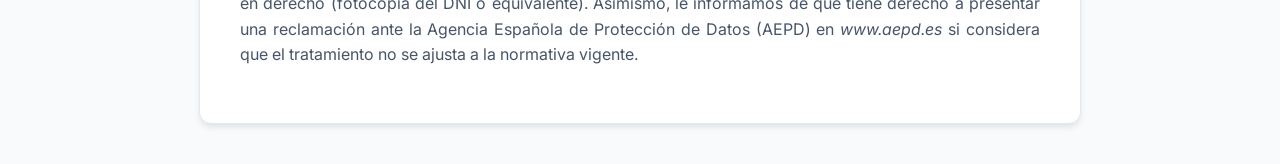
<file: privacidad.html>
<!DOCTYPE html>
<html lang="es">
<head>
    <meta charset="UTF-8">
    <meta name="viewport" content="width=device-width, initial-scale=1.0">
    <title>Política de Privacidad | Finanzas Pro</title>
    <link href="https://fonts.googleapis.com/css2?family=Inter:wght@300;400;600;700&display=swap" rel="stylesheet">
    <style>
        body { font-family: 'Inter', sans-serif; background-color: #f8fafc; color: #334155; line-height: 1.6; margin: 0; padding: 0; }
        .legal-container { max-width: 800px; margin: 40px auto; background: white; padding: 40px; border-radius: 12px; box-shadow: 0 4px 6px -1px rgba(0,0,0,0.1); border: 1px solid #e2e8f0; }
        h1 { color: #0f172a; margin-bottom: 20px; font-size: 2rem; border-bottom: 2px solid #3b82f6; padding-bottom: 10px; }
        h2 { color: #1e293b; margin-top: 30px; font-size: 1.3rem; }
        p, li { margin-bottom: 15px; color: #475569; text-align: justify;}
        .back-btn { display: inline-block; margin-bottom: 20px; background: #f1f5f9; color: #3b82f6; padding: 10px 20px; text-decoration: none; border-radius: 6px; font-weight: 600; }
        .back-btn:hover { background: #e2e8f0; }
    </style>
</head>
<body>
    <div class="legal-container">
        <a href="index.html" class="back-btn">← Volver a la web</a>
        
        <h1>Política de Privacidad</h1>

        <h2>1. Responsable del Tratamiento</h2>
        <p>De conformidad con el Reglamento (UE) 2016/679 General de Protección de Datos (RGPD) y la Ley Orgánica 3/2018 de Protección de Datos Personales y garantía de los derechos digitales (LOPDGDD), le informamos que el responsable del tratamiento de los datos es:</p>
        <ul>
            <li><strong>Identidad:</strong> Esteban </li>
            <li><strong>Email:</strong> finanzaspro26@gmail.com </li>
        </ul>

        <h2>2. Datos que recopilamos y Finalidad</h2>
        <p><strong>Navegación general y uso de calculadoras:</strong> Al utilizar las herramientas de cálculo financiero de este sitio, los datos numéricos que introduces (salarios, ahorros, deudas) <strong>no se envían a ningún servidor ni se almacenan en ninguna base de datos</strong>. Todo el procesamiento matemático se realiza localmente en tu propio navegador (lado del cliente). Finanzas Pro no tiene acceso a tu información financiera.</p>
        <p><strong>Datos de navegación analítica y publicitaria:</strong> A través de proveedores de terceros (Google Analytics y Google AdSense), se pueden recopilar datos técnicos anónimos como tu dirección IP (truncada/anonimizada), tipo de navegador, sistema operativo y páginas visitadas. La finalidad de este tratamiento es elaborar estadísticas de tráfico y mostrar anuncios publicitarios basados en tus intereses.</p>

        <h2>3. Base Legal para el Tratamiento</h2>
        <p>La base legal para el tratamiento de sus datos es el <strong>consentimiento expreso</strong> del usuario, que se solicita en el momento de aceptar la política de cookies al navegar por el sitio web para fines analíticos y publicitarios. En caso de contactar vía email, la base legal será el interés legítimo de dar respuesta a su consulta.</p>

        <h2>4. Conservación de los Datos</h2>
        <p>Los datos anónimos o agregados de navegación se conservarán durante el plazo estrictamente necesario para cumplir con la finalidad para la que fueron recabados (habitualmente, los plazos marcados por Google Analytics, configurados al mínimo legal permitido) o hasta que el usuario revoque su consentimiento borrando las cookies.</p>

        <h2>5. Destinatarios y Transferencias Internacionales</h2>
        <p>Los datos de navegación son compartidos con Google Ireland Limited (gestor de AdSense y Analytics en Europa). Esta entidad podría realizar transferencias internacionales a servidores de Google en EE. UU., las cuales están amparadas por las cláusulas contractuales tipo aprobadas por la Comisión Europea y el acuerdo <em>Data Privacy Framework</em> (DPF).</p>

        <h2>6. Derechos del Usuario (Derechos ARCO)</h2>
        <p>Cualquier persona tiene derecho a obtener confirmación sobre si estamos tratando datos personales que le conciernan. Los usuarios pueden ejercer los siguientes derechos:</p>
        <ul>
            <li>Derecho de <strong>Acceso</strong>, <strong>Rectificación</strong> y <strong>Supresión</strong> de sus datos.</li>
            <li>Derecho de <strong>Oposición</strong> o <strong>Limitación</strong> del tratamiento.</li>
            <li>Derecho a la <strong>Portabilidad</strong> de los datos.</li>
        </ul>
        <p>Para ejercer estos derechos, el usuario debe enviar un correo a [TU EMAIL], adjuntando una prueba válida en derecho (fotocopia del DNI o equivalente). Asimismo, le informamos de que tiene derecho a presentar una reclamación ante la Agencia Española de Protección de Datos (AEPD) en <em>www.aepd.es</em> si considera que el tratamiento no se ajusta a la normativa vigente.</p>
    </div>
</body>
</html>
</file>
<file: style.css>
/* --- DISEÑO DE ALTA GAMA --- */
:root {
    --primary: #2563eb;
    --primary-dark: #1d4ed8;
    --accent: #10b981;
    --danger: #ef4444;
    --bg: #f8fafc;
    --card: #ffffff;
    --text: #0f172a;
    --text-muted: #64748b;
    --border: #e2e8f0;
    --shadow: 0 20px 25px -5px rgba(0, 0, 0, 0.05);
}

[data-theme="dark"] {
    --bg: #020617;
    --card: #0f172a;
    --text: #f8fafc;
    --text-muted: #94a3b8;
    --border: #1e293b;
    --shadow: 0 25px 30px -5px rgba(0, 0, 0, 0.4);
}

* { margin: 0; padding: 0; box-sizing: border-box; font-family: 'Inter', sans-serif; }
html { scroll-behavior: smooth; }
body { background-color: var(--bg); color: var(--text); line-height: 1.6; transition: 0.3s ease; }

/* --- NAVEGACIÓN PRO AJUSTADA A MÓVIL --- */
.glass-nav { 
    position: sticky; 
    top: 0; 
    z-index: 2000; 
    background: rgba(var(--bg), 0.8); 
    backdrop-filter: blur(15px); 
    border-bottom: 1px solid var(--border); 
    padding: 0.7rem 5%;
}

.nav-container { 
    max-width: 1400px; 
    margin: 0 auto; 
    display: flex; 
    justify-content: space-between; 
    align-items: center; 
    gap: 1.5rem; 
}

.search-system { 
    flex: 1; 
    max-width: 400px; 
    position: relative; 
}

.search-system input { 
    width: 100%; 
    padding: 0.6rem 1.2rem; 
    border-radius: 50px; 
    border: 2px solid var(--border); 
    background: var(--bg); 
    color: var(--text); 
    outline: none; 
    font-size: 0.85rem;
}

.menu-btn { 
    display: none; 
    background: var(--primary); 
    color: white; 
    border: none; 
    padding: 0.5rem 0.8rem; 
    border-radius: 8px; 
    cursor: pointer; 
    font-size: 1.2rem;
}

.nav-links { 
    display: flex; 
    align-items: center; 
    gap: 1.2rem; 
}

.nav-links a { 
    text-decoration: none; 
    color: var(--text-muted); 
    font-weight: 600; 
    font-size: 0.85rem; 
    white-space: nowrap; 
}

/* --- ADAPTACIÓN MÓVIL (PANTALLAS MENORES A 992px) --- */
@media (max-width: 992px) {
    .search-system {
        max-width: 180px; /* Buscador más pequeño en tablets */
    }
}

@media (max-width: 768px) {
    .menu-btn { 
        display: block; /* Mostramos el botón de hamburguesa */
    }

    .search-system {
        flex: 1;
        max-width: none;
        margin: 0 0.5rem;
    }

    .nav-links {
        display: none; /* Escondemos los links normales */
        flex-direction: column;
        position: absolute;
        top: 100%;
        left: 0;
        width: 100%;
        background: var(--card);
        padding: 2rem;
        border-bottom: 1px solid var(--border);
        box-shadow: var(--shadow);
    }

    .nav-links.active {
        display: flex; /* Se muestra al pulsar el botón */
    }

    .nav-links a {
        width: 100%;
        text-align: center;
        padding: 1rem;
        border-bottom: 1px solid var(--border);
    }

    .theme-toggle {
        margin-top: 1rem;
    }
}

/* Para móviles muy pequeños (iPhone SE, etc) */
@media (max-width: 480px) {
    .logo { font-size: 1.2rem; }
    .search-system input { padding: 0.5rem 0.8rem; font-size: 0.75rem; }
}


/* --- HERO --- */
.hero { padding: 8rem 5%; background: radial-gradient(circle at 90% 10%, rgba(37, 99, 235, 0.08), transparent); border-bottom: 1px solid var(--border); }
.hero-inner { max-width: 1200px; margin: 0 auto; display: flex; align-items: center; justify-content: space-between; gap: 4rem; }
.hero-content { max-width: 650px; }
.badge-pro { background: var(--primary); color: white; padding: 0.4rem 1rem; border-radius: 50px; font-size: 0.75rem; font-weight: 800; text-transform: uppercase; margin-bottom: 1.5rem; display: inline-block; }
.hero h1 { font-size: clamp(2.8rem, 6vw, 4.5rem); font-family: 'Lexend'; font-weight: 800; line-height: 1.1; margin-bottom: 1.5rem; }
.hero h1 span { color: var(--primary); }
.hero p { font-size: 1.2rem; color: var(--text-muted); margin-bottom: 2.5rem; }
.hero-buttons { display: flex; gap: 1.2rem; }

/* --- SECCIONES Y CARDS --- */
.massive-section { padding: 6rem 5%; max-width: 1300px; margin: 0 auto; }
.section-title { text-align: center; margin-bottom: 4.5rem; }
.section-title h2 { font-size: 2.6rem; font-weight: 800; font-family: 'Lexend'; margin-bottom: 0.8rem; }
.grad-text { background: linear-gradient(90deg, var(--primary), var(--accent)); -webkit-background-clip: text; -webkit-text-fill-color: transparent; }

.card { background: var(--card); border-radius: 24px; padding: 2.5rem; border: 1px solid var(--border); box-shadow: var(--shadow); transition: 0.3s; }
.bg-card-alt { background: rgba(37, 99, 235, 0.03); border-radius: 60px; }

/* ROADMAP */
.roadmap-grid { display: grid; grid-template-columns: repeat(auto-fit, minmax(280px, 1fr)); gap: 1.5rem; }
.step-card { background: var(--card); padding: 2.5rem; border-radius: 20px; border: 1px solid var(--border); position: relative; transition: 0.3s; }
.step-num { font-size: 4rem; font-weight: 900; opacity: 0.05; position: absolute; top: 1rem; right: 1.5rem; }
.step-card h3 { margin-bottom: 1rem; color: var(--primary); font-family: 'Lexend'; }
.step-card:hover { transform: translateY(-10px); border-color: var(--primary); }

/* DICCIONARIO */
.dicc-grid { display: grid; grid-template-columns: repeat(auto-fill, minmax(280px, 1fr)); gap: 1.2rem; }
.concept-card { padding: 1.5rem; cursor: pointer; transition: 0.3s; }
.concept-card h3 { color: var(--primary); font-size: 1.1rem; margin-bottom: 0.6rem; font-family: 'Lexend'; }
.concept-card p { font-size: 0.85rem; color: var(--text-muted); }
.concept-card:hover { transform: scale(1.03); background: var(--bg); border-color: var(--primary); }

/* --- TOOLS --- */
.grid-tools { display: grid; grid-template-columns: repeat(auto-fit, minmax(300px, 1fr)); gap: 2rem; }
.tool-box { border-top: 6px solid var(--primary); }
label { display: block; font-size: 0.8rem; font-weight: 700; color: var(--text-muted); margin-bottom: 0.4rem; text-transform: uppercase; }
input, select, textarea { width: 100%; padding: 0.9rem; border-radius: 12px; border: 2px solid var(--border); background: var(--bg); color: var(--text); outline: none; margin-bottom: 1.2rem; font-size: 1rem; }
input:focus { border-color: var(--primary); background: var(--card); }

.btn-calc, .btn-main, .btn-action { width: 100%; padding: 1.1rem; background: var(--primary); color: white; border: none; border-radius: 12px; font-weight: 700; cursor: pointer; transition: 0.3s; font-size: 1rem; }
.btn-calc:hover { background: var(--primary-dark); transform: translateY(-2px); }
.btn-ghost { border: 2.5px solid var(--primary); color: var(--primary); padding: 1rem 2rem; border-radius: 12px; font-weight: 700; text-decoration: none; display: inline-block; transition: 0.3s; }
.btn-ghost:hover { background: var(--primary); color: white; }

/* SIMULADOR */
.sim-box-result { background: var(--primary); color: white; padding: 2rem; border-radius: 20px; margin-top: 2rem; }
.res-highlight strong { font-size: 2.5rem; display: block; color: #fecaca; margin-top: 0.5rem; }
.lesson-text { margin-top: 1rem; border-top: 1px solid rgba(255,255,255,0.2); padding-top: 1rem; font-style: italic; }

/* --- FOOTER --- */
.pro-footer { background: #020617; color: white; padding: 6rem 5% 2rem; margin-top: 5rem; }
.footer-top { display: flex; justify-content: space-between; flex-wrap: wrap; gap: 4rem; max-width: 1200px; margin: 0 auto; }
.link-col h4 { color: var(--primary); margin-bottom: 1.5rem; text-transform: uppercase; font-size: 0.85rem; letter-spacing: 1px; }
.link-col a { display: block; color: #94a3b8; text-decoration: none; margin-bottom: 0.8rem; font-size: 0.9rem; }
.disclaimer-area { font-size: 0.75rem; color: #64748b; border-top: 1px solid #1e293b; margin-top: 4rem; padding-top: 2rem; text-align: justify; line-height: 1.8; max-width: 1200px; margin: 4rem auto 0; }
.footer-bottom { text-align: center; color: #475569; font-size: 0.8rem; margin-top: 2rem; }

/* --- ANIMATIONS --- */
.highlight-flash { animation: jumpFlash 2s; border-color: var(--primary) !important; box-shadow: 0 0 20px rgba(37, 99, 235, 0.2); }
@keyframes jumpFlash { 0% { background: var(--primary); color: white; } 100% { background: var(--card); } }

@media (max-width: 900px) {
    .hero-inner { flex-direction: column; text-align: center; }
    .hero-buttons { justify-content: center; }
    .search-system { display: none; }
}

/* --- BOTÓN INSTAGRAM HERO PREMIUM --- */
.btn-insta-top {
    display: inline-flex;
    align-items: center;
    gap: 10px;
    padding: 0.9rem 1.8rem;
    background: linear-gradient(45deg, #405de6, #5851db, #833ab4, #c13584, #e1306c, #fd1d1d);
    color: white !important;
    text-decoration: none;
    font-weight: 800;
    font-size: 0.95rem;
    border-radius: 14px;
    transition: all 0.4s cubic-bezier(0.175, 0.885, 0.32, 1.275);
    box-shadow: 0 10px 20px rgba(225, 48, 108, 0.2);
    border: none;
}

.btn-insta-top:hover {
    transform: translateY(-5px) scale(1.03);
    box-shadow: 0 15px 30px rgba(225, 48, 108, 0.4);
    filter: brightness(1.1);
}

.insta-icon {
    font-size: 1.3rem;
}

/* Ajuste para que se vea bien en móviles */
@media (max-width: 768px) {
    .hero-buttons {
        display: flex;
        flex-direction: column;
        gap: 1rem;
    }
    .btn-insta-top {
        width: 100%;
        justify-content: center;
    }
}

/* --- LOGO Y BARRA PREMIUM --- */
.logo {
    display: flex;
    align-items: center;
    gap: 8px;
    font-size: 1.4rem;
    font-weight: 500;
    letter-spacing: -0.5px;
    color: var(--text);
    text-decoration: none;
    font-family: 'Lexend', sans-serif;
}

.logo-bold {
    font-weight: 800;
    color: var(--primary);
}

.logo-icon {
    font-size: 1.6rem;
    filter: drop-shadow(0 2px 4px rgba(37, 99, 235, 0.2));
}

/* --- ESTILO INSTAGRAM EN NAV --- */
.nav-insta {
    color: var(--text-muted);
    transition: 0.3s;
    display: flex;
    align-items: center;
}

.nav-insta:hover {
    color: #e1306c; /* Color corporativo Insta */
    transform: translateY(-2px);
}

/* --- AJUSTES MÓVIL --- */
@media (max-width: 768px) {
    .search-system {
        max-width: 140px; /* Reducimos para que quepa el logo */
    }
    
    .logo {
        font-size: 1.1rem;
    }

    .nav-links {
        display: none;
        flex-direction: column;
        position: absolute;
        top: 100%; left: 0; width: 100%;
        background: var(--card);
        padding: 1.5rem;
        gap: 1.5rem;
        border-bottom: 2px solid var(--primary);
        box-shadow: var(--shadow);
    }

    .nav-links.active {
        display: flex;
    }

    /* En móvil, el icono de insta se ve grande y centrado */
    .nav-insta {
        justify-content: center;
        width: 100%;
        padding: 10px;
        background: rgba(225, 48, 108, 0.1);
        border-radius: 10px;
    }
}
</file>
